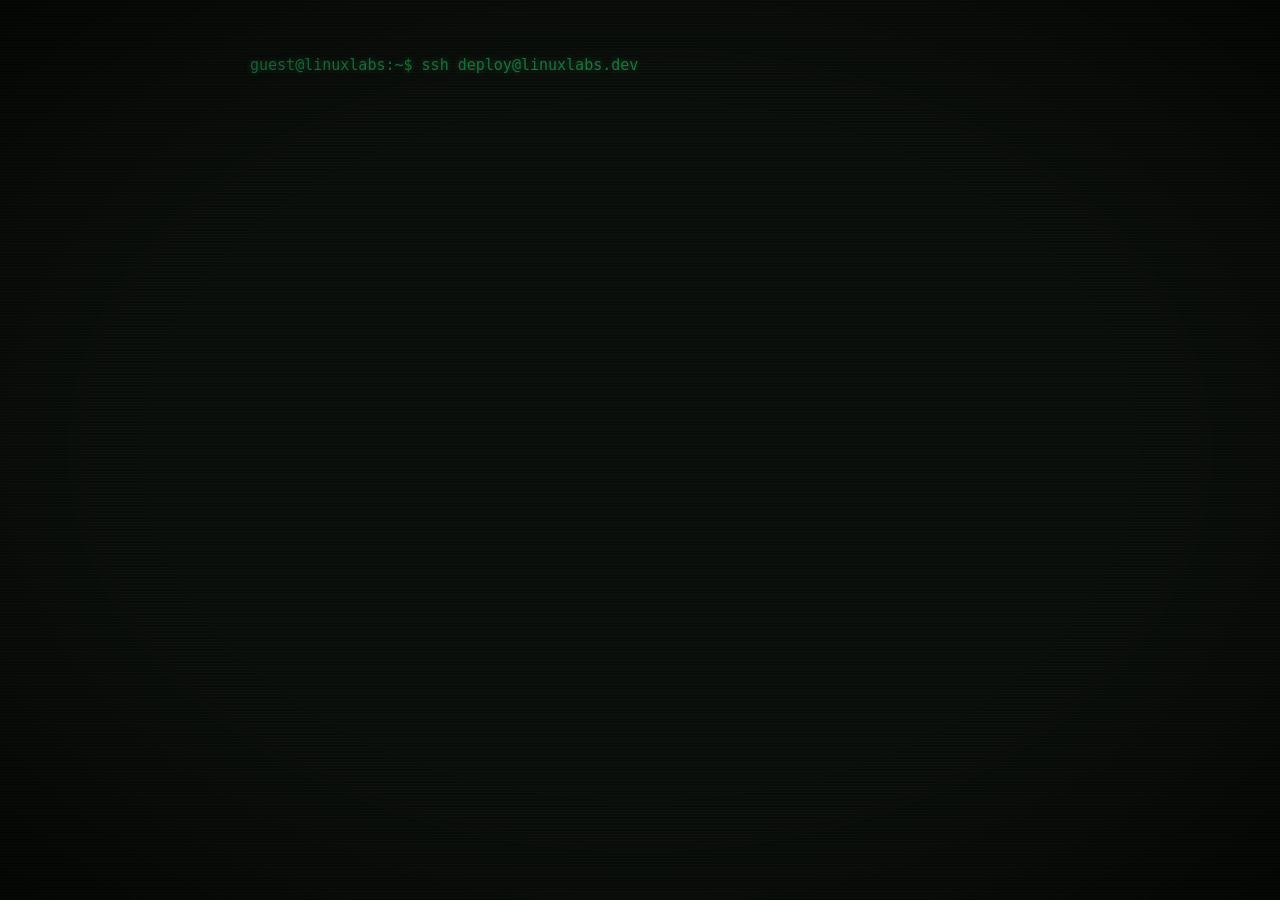
<file: index.html>
<!DOCTYPE html>
<html lang="en">
<head>
<meta charset="UTF-8">
<meta name="viewport" content="width=device-width, initial-scale=1.0">
<title>linuxlabs.dev</title>
<meta name="description" content="linuxlabs.dev — coming soon.">
<style>
  :root {
    --bg: #0a0e0a;
    --fg: #3ef07a;
    --fg-dim: #1f7a42;
    --fg-bright: #8dffb0;
    --amber: #f0b13e;
    --err: #f04e4e;
    --font: "JetBrains Mono", "Fira Code", "SFMono-Regular", Consolas, Menlo, monospace;
  }
  * { box-sizing: border-box; }
  html, body {
    margin: 0;
    padding: 0;
    background: var(--bg);
    color: var(--fg);
    font-family: var(--font);
    height: 100%;
  }
  body {
    display: flex;
    align-items: flex-start;
    justify-content: center;
    min-height: 100vh;
    padding: 6vh 20px 10vh;
  }
  body::before {
    content: "";
    position: fixed;
    inset: 0;
    pointer-events: none;
    background:
      repeating-linear-gradient(
        to bottom,
        rgba(255, 255, 255, 0.02) 0px,
        rgba(255, 255, 255, 0.02) 1px,
        transparent 1px,
        transparent 3px
      );
    z-index: 2;
  }
  body::after {
    content: "";
    position: fixed;
    inset: 0;
    pointer-events: none;
    background: radial-gradient(ellipse at center, transparent 55%, rgba(0,0,0,0.55) 100%);
    z-index: 3;
  }
  .term {
    width: 100%;
    max-width: 780px;
    font-size: 14px;
    line-height: 1.55;
    text-shadow: 0 0 6px rgba(62, 240, 122, 0.35);
  }
  @media (min-width: 640px) {
    .term { font-size: 15px; }
  }
  .line {
    white-space: pre-wrap;
    word-break: break-word;
    opacity: 0;
    animation: reveal 0.01s forwards;
  }
  @keyframes reveal { to { opacity: 1; } }
  .prompt { color: var(--fg-dim); }
  .ok { color: var(--fg-bright); }
  .warn { color: var(--amber); }
  .dim { color: var(--fg-dim); }
  .bright { color: var(--fg-bright); }
  .neofetch {
    display: flex;
    gap: 28px;
    margin: 18px 0 22px;
    flex-wrap: wrap;
  }
  .neofetch pre {
    margin: 0;
    color: var(--fg);
    font-size: 12px;
    line-height: 1.15;
    flex-shrink: 0;
    opacity: 0;
  }
  .neofetch .info {
    font-size: 13px;
    min-width: 220px;
  }
  .neofetch .info div { margin-bottom: 2px; }
  .neofetch .key { color: var(--fg-bright); }
  .swatches {
    display: flex;
    gap: 4px;
    margin-top: 8px;
  }
  .swatches span {
    width: 16px;
    height: 12px;
    display: inline-block;
  }
  .coming-soon {
    margin-top: 28px;
    font-size: 20px;
  }
  @media (min-width: 640px) {
    .coming-soon { font-size: 24px; }
  }
  .cursor {
    display: inline-block;
    width: 0.55em;
    height: 1em;
    background: var(--fg-bright);
    vertical-align: -0.15em;
    margin-left: 2px;
    animation: blink 1s steps(1) infinite;
  }
  @keyframes blink {
    0%, 49% { opacity: 1; }
    50%, 100% { opacity: 0; }
  }
  .footer {
    margin-top: 32px;
    color: var(--fg-dim);
    font-size: 12px;
  }
  .footer a {
    color: var(--fg-dim);
    text-decoration: underline;
    text-decoration-color: var(--fg-dim);
  }
  .footer a:hover { color: var(--fg-bright); text-decoration-color: var(--fg-bright); }
  ::selection { background: var(--fg); color: var(--bg); }
  @media (prefers-reduced-motion: reduce) {
    .cursor { animation: none; opacity: 1; }
  }
</style>
</head>
<body>
<div class="term" id="term" role="log" aria-live="polite"></div>
<script>
(function () {
  const term = document.getElementById('term');

  const tux = `      .--.
     |o_o |
     |:_/ |
    //   \\ \\
   (|     | )
  /'\\_   _/\`\\
  \\___)=(___/`;

  const bootLines = [
    ['guest@linuxlabs:~$ ssh deploy@linuxlabs.dev', 'prompt', 500],
    ['Connecting to linuxlabs.dev (0.0.0.0)...', 'dim', 350],
    ['Authenticating with public key... accepted', 'ok', 300],
    ['Welcome to linuxlabs.dev', 'bright', 250],
    ['Last login: never', 'dim', 400],
    ['', 'dim', 100],
    ['guest@linuxlabs:~$ neofetch', 'prompt', 600],
  ];

  const footerLines = [
    ['', 'dim', 100],
    ['guest@linuxlabs.dev:~$ cat status.txt', 'prompt', 500],
  ];

  let idx = 0;

  function typeLine(text, cls, done) {
    const el = document.createElement('div');
    el.className = 'line ' + cls;
    term.appendChild(el);

    if (text === '') { el.innerHTML = '&nbsp;'; done(); return; }

    let i = 0;
    const speed = 14;
    function step() {
      el.textContent = text.slice(0, i);
      i++;
      if (i <= text.length) {
        setTimeout(step, speed);
      } else {
        done();
      }
    }
    step();
  }

  function runBoot() {
    if (idx >= bootLines.length) {
      renderNeofetch();
      return;
    }
    const [text, cls, delay] = bootLines[idx];
    idx++;
    typeLine(text, cls, () => setTimeout(runBoot, delay));
  }
  function renderNeofetch() {
    const wrap = document.createElement('div');
    wrap.className = 'neofetch';
    const pre = document.createElement('pre');
    pre.textContent = tux;
    pre.style.opacity = '1';
    const info = document.createElement('div');
    info.className = 'info';
    info.style.opacity = '1';
    info.innerHTML = `
      <div><span class="key">guest</span><span class="dim">@</span><span class="key">linuxlabs.dev</span></div>
      <div class="dim">-----------------------</div>
      <div><span class="key">OS:</span> Status: Unindexed</div>
      <div><span class="key">Host:</span> GitHub Pages</div>
      <div><span class="key">Kernel:</span> 0.0.1-pre-alpha</div>
      <div><span class="key">Uptime:</span> just booted</div>
      <div><span class="key">Packages:</span> 0 installed</div>
      <div><span class="key">Shell:</span> /bin/zsh</div>
      <div><span class="key">Resolution:</span> your imagination</div>
      <div><span class="key">DE:</span> none yet</div>
      <div><span class="key">Terminal:</span> you're looking at it</div>
      <div class="swatches">
        <span style="background:#3ef07a"></span>
        <span style="background:#8dffb0"></span>
        <span style="background:#1f7a42"></span>
        <span style="background:#f0b13e"></span>
        <span style="background:#f04e4e"></span>
        <span style="background:#0a0e0a;border:1px solid #1f7a42"></span>
      </div>
    `;
    wrap.appendChild(pre);
    wrap.appendChild(info);
    term.appendChild(wrap);
    runFooter();
  }
  let fIdx = 0;
  function runFooter() {
    if (fIdx >= footerLines.length) {
      renderComingSoon();
      return;
    }
    const [text, cls, delay] = footerLines[fIdx];
    fIdx++;
    typeLine(text, cls, () => setTimeout(runFooter, delay));
  }
  function renderComingSoon() {
    const csWrap = document.createElement('div');
    csWrap.className = 'line coming-soon bright';
    term.appendChild(csWrap);
    const text = 'Patience is a virtue.';
    let i = 0;
    const speed = 55;
    function step() {
      csWrap.innerHTML = text.slice(0, i) + '<span class="cursor"></span>';
      i++;
      if (i <= text.length) {
        setTimeout(step, speed);
      } else {
        finish();
      }
    }
    step();
  }
  function finish() {
    const footer = document.createElement('div');
    footer.className = 'footer';
    footer.style.opacity = '1';
    footer.innerHTML = `linuxlabs.dev © 2026`;
    term.appendChild(footer);
  }
  runBoot();
})();
</script>
</body>
</html>
</file>
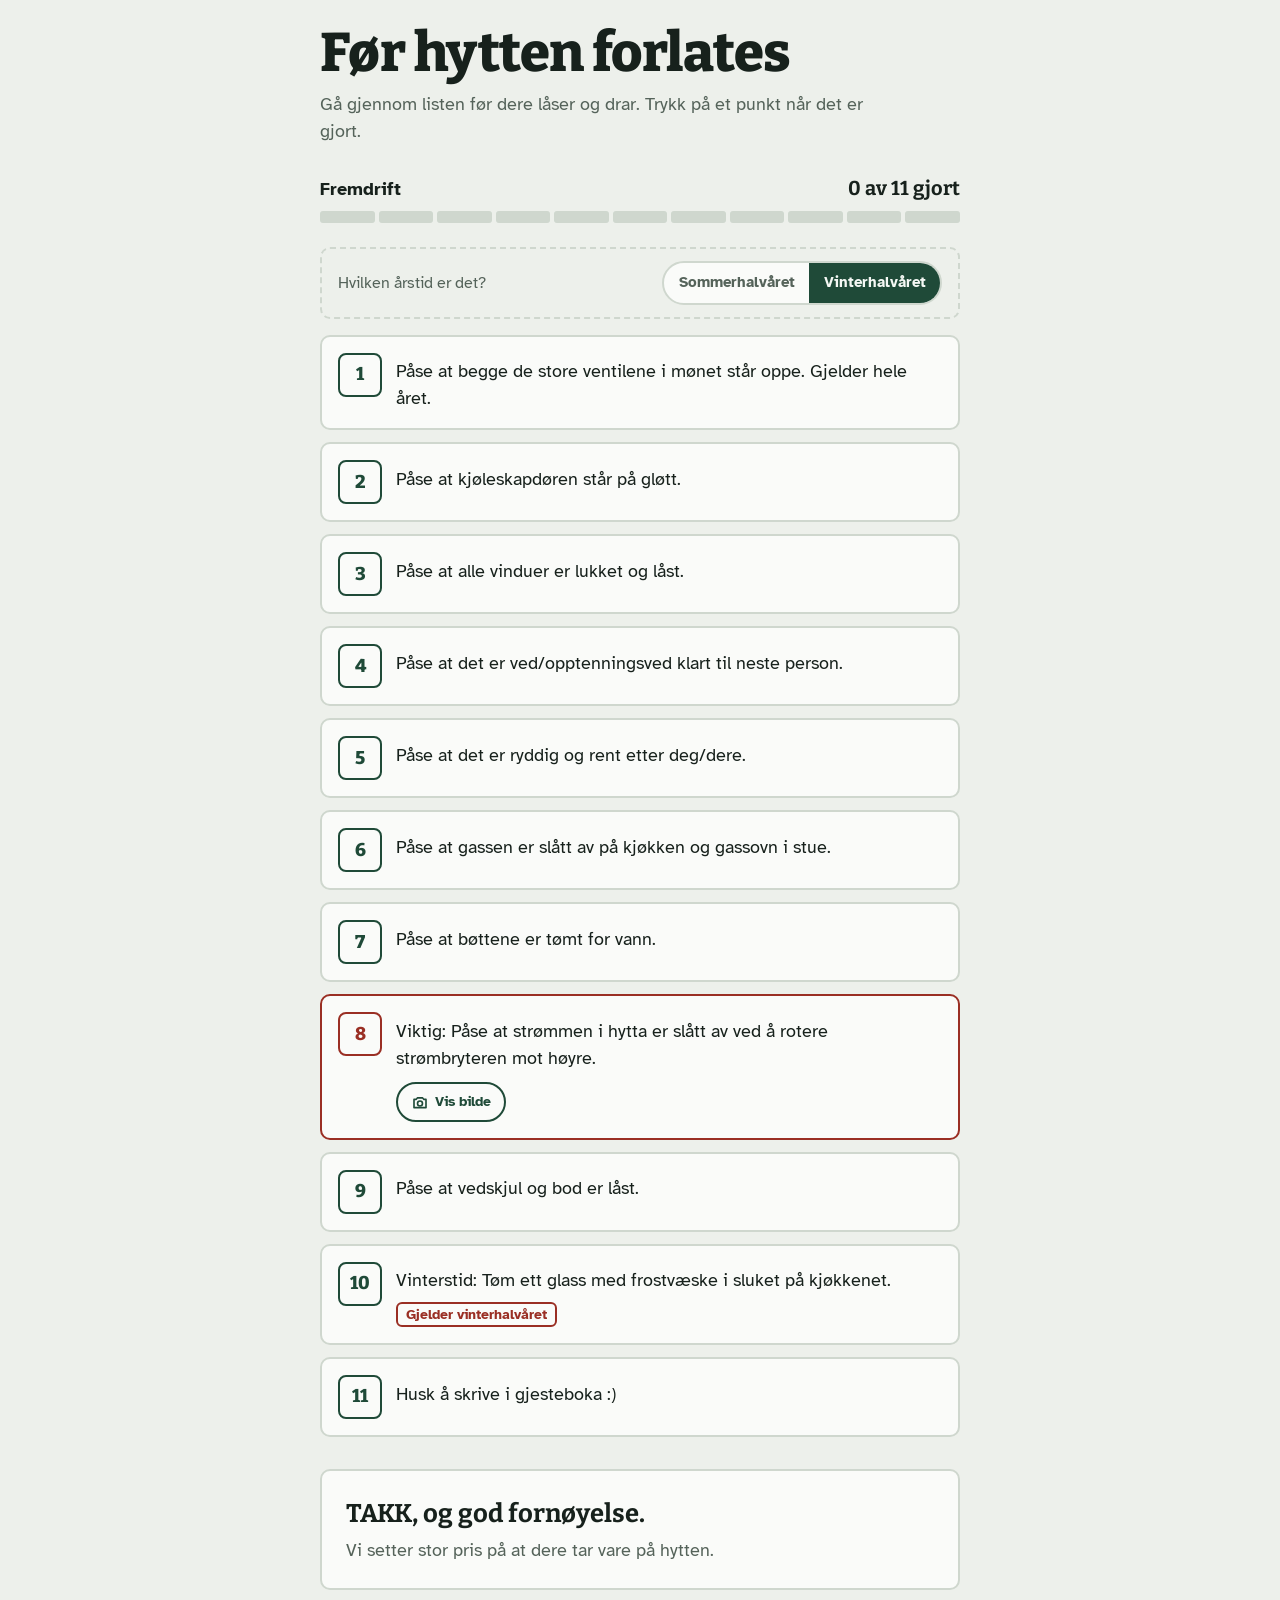
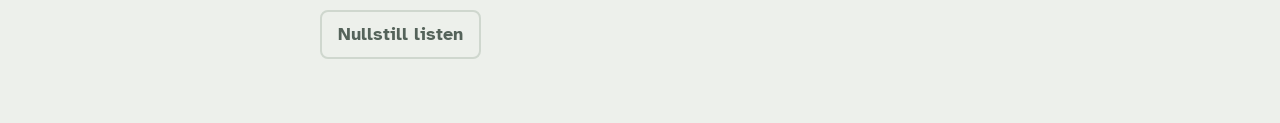
<file: cottage/index.html>
<!doctype html>
<html lang="nb">
<head>
<meta charset="utf-8">
<meta name="viewport" content="width=device-width, initial-scale=1, viewport-fit=cover">
<title>Før hytten forlates</title>
<meta name="description" content="Sjekkliste for gjester før hytten forlates.">
<link rel="preconnect" href="https://fonts.googleapis.com">
<link rel="preconnect" href="https://fonts.gstatic.com" crossorigin>
<link href="https://fonts.googleapis.com/css2?family=Atkinson+Hyperlegible:wght@400;700&family=Bitter:wght@600;800&display=swap" rel="stylesheet">
<style>
  :root {
    --bg: #EDF0EB;
    --paper: #FAFBF9;
    --ink: #17211C;
    --muted: #55635A;
    --line: #CFD7CE;
    --accent: #1F4A38;
    --on-accent: #F4F8F4;
    --done-bg: #E0EAE2;
    --falu: #9A2F24;
    --lake: #33677C;
    --focus: #C27A00;
    --serif: "Bitter", Georgia, "Times New Roman", serif;
    --sans: "Atkinson Hyperlegible", system-ui, -apple-system, "Segoe UI", Roboto, sans-serif;
    box-sizing: border-box;
    padding-top: env(safe-area-inset-top, 0px);
    padding-bottom: env(safe-area-inset-bottom, 0px);
  }
  @media (prefers-color-scheme: dark) {
    :root:not([data-theme="light"]) {
      --bg: #0F1712;
      --paper: #16211A;
      --ink: #E8EEE8;
      --muted: #9CAAA1;
      --line: #2B3A30;
      --accent: #6FBF94;
      --on-accent: #0D1A12;
      --done-bg: #1B2A21;
      --falu: #E58A7E;
      --lake: #7FBAD1;
      --focus: #F2B440;
    }
  }
  :root[data-theme="dark"] {
    --bg: #0F1712;
    --paper: #16211A;
    --ink: #E8EEE8;
    --muted: #9CAAA1;
    --line: #2B3A30;
    --accent: #6FBF94;
    --on-accent: #0D1A12;
    --done-bg: #1B2A21;
    --falu: #E58A7E;
    --lake: #7FBAD1;
    --focus: #F2B440;
  }

  * { box-sizing: border-box; }
  html { -webkit-text-size-adjust: 100%; scroll-padding-top: env(safe-area-inset-top, 0px); }
  body {
    margin: 0;
    background: var(--bg);
    color: var(--ink);
    font-family: var(--sans);
    font-size: 1.125rem;
    line-height: 1.5;
  }
  .wrap { max-width: 42rem; margin: 0 auto; padding: 1.5rem 1rem 4rem; }

  h1 {
    font-family: var(--serif); font-weight: 800; font-size: clamp(2.2rem, 9vw, 3.4rem);
    line-height: 1.05; margin: 0 0 .6rem; letter-spacing: -.01em;
  }
  .lead { margin: 0 0 1.75rem; color: var(--muted); max-width: 34rem; }

  /* progress */
  .progress { margin-bottom: 1.5rem; }
  .progress-top { display: flex; justify-content: space-between; align-items: baseline; margin-bottom: .5rem; font-weight: 700; }
  .progress-top .count { font-family: var(--serif); font-size: 1.25rem; }
  .segments { display: flex; gap: 4px; }
  .segments i { flex: 1; height: 12px; border-radius: 3px; background: var(--line); transition: background .2s; }
  .segments i.on { background: var(--accent); }

  /* season switch */
  .season {
    display: flex; align-items: center; justify-content: space-between; gap: 1rem;
    padding: .75rem 1rem; margin-bottom: 1rem; border: 2px dashed var(--line); border-radius: 10px;
    font-size: 1rem; color: var(--muted);
  }
  .season strong { color: var(--ink); }
  .seg { display: inline-flex; border: 2px solid var(--line); border-radius: 999px; overflow: hidden; background: var(--paper); }
  .seg button {
    font: inherit; font-size: .95rem; font-weight: 700; color: var(--muted);
    background: transparent; border: 0; padding: .4rem .9rem; cursor: pointer; min-height: 40px;
  }
  .seg button[aria-pressed="true"] { background: var(--accent); color: var(--on-accent); }

  /* list */
  ol { list-style: none; margin: 0; padding: 0; display: grid; gap: .75rem; }
  .item {
    display: grid; grid-template-columns: 44px 1fr; gap: .9rem; align-items: start;
    background: var(--paper); border: 2px solid var(--line); border-radius: 10px;
    padding: 1rem; cursor: pointer; position: relative;
    transition: background .15s, border-color .15s;
  }
  .item.important { border-color: var(--falu); }
  .item input.check { position: absolute; opacity: 0; inset: 0; width: 100%; height: 100%; margin: 0; cursor: pointer; }
  .box {
    width: 44px; height: 44px; border-radius: 8px; border: 2.5px solid var(--accent);
    display: grid; place-items: center; font-family: var(--serif); font-weight: 800; font-size: 1.15rem;
    color: var(--accent); background: transparent; transition: background .15s, color .15s;
  }
  .item.important .box { border-color: var(--falu); color: var(--falu); }
  .box svg { display: none; width: 26px; height: 26px; }
  .item input.check:checked ~ .box { background: var(--accent); color: var(--on-accent); }
  .item.important input.check:checked ~ .box { background: var(--falu); }
  .item input.check:checked ~ .box .num { display: none; }
  .item input.check:checked ~ .box svg { display: block; }
  .item:has(input.check:checked) { background: var(--done-bg); border-color: transparent; }
  .item input.check:checked ~ .body .text { color: var(--muted); text-decoration: line-through; text-decoration-thickness: 1.5px; }
  .item input.check:focus-visible ~ .box { outline: 3px solid var(--focus); outline-offset: 3px; }
  .item.off { opacity: .55; cursor: default; }
  .item.off input.check { cursor: default; }
  .body { padding-top: .35rem; }
  .text { display: block; }
  .tags { display: flex; flex-wrap: wrap; gap: .4rem; margin-top: .5rem; }
  .tag { font-size: .875rem; font-weight: 700; border: 2px solid currentColor; border-radius: 6px; padding: 0 .5rem; }
  .tag.winter { color: var(--falu); }
  .tag.year { color: var(--lake); }
  .tag.skip { color: var(--muted); }

  /* image expand */
  .img-toggle {
    position: relative; z-index: 2; display: inline-flex; align-items: center; gap: .35rem;
    margin-top: .6rem; font: inherit; font-size: .9rem; font-weight: 700; color: var(--accent);
    background: transparent; border: 2px solid var(--accent); border-radius: 999px;
    padding: .35rem .8rem; cursor: pointer; min-height: 40px;
  }
  .img-toggle svg { width: 18px; height: 18px; flex: none; }
  .img-toggle[aria-expanded="true"] { background: var(--accent); color: var(--on-accent); }
  .img-wrap {
    margin-top: .75rem; display: none; position: relative; z-index: 2;
    border: 2px solid var(--line); border-radius: 8px; overflow: hidden; background: var(--bg);
  }
  .img-wrap.open { display: block; }
  .img-wrap img { display: block; width: 100%; height: auto; }
  .img-fallback { padding: 1rem; font-size: .9rem; color: var(--muted); }

  /* closing */
  .closing {
    margin-top: 2rem; padding: 1.5rem; border-radius: 10px; border: 2px solid var(--line);
    background: var(--paper); text-align: left;
  }
  .closing h2 { font-family: var(--serif); font-size: 1.6rem; margin: 0 0 .25rem; }
  .closing p { margin: 0; color: var(--muted); }
  .closing.done { background: var(--accent); border-color: var(--accent); color: var(--on-accent); }
  .closing.done p { color: var(--on-accent); }
  .closing .status { display: none; font-weight: 700; margin-bottom: .75rem; }
  .closing.done .status { display: block; }

  .reset {
    margin-top: 1.25rem; font: inherit; font-weight: 700; color: var(--muted);
    background: none; border: 2px solid var(--line); border-radius: 8px; padding: .55rem 1rem; cursor: pointer; min-height: 44px;
  }
  .reset:hover { color: var(--ink); border-color: var(--muted); }
  button:focus-visible { outline: 3px solid var(--focus); outline-offset: 2px; }

  @media (prefers-reduced-motion: reduce) { * { transition: none !important; } }
</style>
</head>
<body>
<main class="wrap">
  <h1>Før hytten forlates</h1>
  <p class="lead">Gå gjennom listen før dere låser og drar. Trykk på et punkt når det er gjort.</p>

  <section class="progress" aria-live="polite">
    <div class="progress-top"><span>Fremdrift</span><span class="count" id="count"></span></div>
    <div class="segments" id="segments" aria-hidden="true"></div>
  </section>

  <div class="season">
    <span>Hvilken årstid er det?</span>
    <div class="seg" role="group" id="seasonSeg">
      <button type="button" data-winter="0" aria-pressed="false">Sommerhalvåret</button>
      <button type="button" data-winter="1" aria-pressed="false">Vinterhalvåret</button>
    </div>
  </div>

  <ol id="list"></ol>

  <section class="closing" id="closing">
    <div class="status">Alt er gjort. Dere kan låse og dra.</div>
    <h2>TAKK, og god fornøyelse.</h2>
    <p>Vi setter stor pris på at dere tar vare på hytten.</p>
  </section>

  <button type="button" class="reset" id="reset">Nullstill listen</button>
</main>

<script>
(function () {
  var CHECK = '<svg viewBox="0 0 24 24" fill="none" stroke="currentColor" stroke-width="3.2" stroke-linecap="round" stroke-linejoin="round" aria-hidden="true"><path d="M4 12.5l5 5L20 6.5"/></svg>';
  var CAMERA = '<svg viewBox="0 0 24 24" fill="none" stroke="currentColor" stroke-width="2.2" stroke-linecap="round" stroke-linejoin="round" aria-hidden="true"><path d="M4 8.5h3l1.5-2h7l1.5 2h3v11H4z"/><circle cx="12" cy="14" r="3.3"/></svg>';

  // Bildene hentes fra images/ + filnavn. Legg selve bildefilene i en "images"-mappe
  // ved siden av denne HTML-filen, med samme filnavn som er oppgitt her.
  var IMAGE_BASE = 'images/';

  var ITEMS = [
    { text: 'Påse at begge de store ventilene i mønet står oppe. Gjelder hele året.' },
    { text: 'Påse at kjøleskapdøren står på gløtt.' },
    { text: 'Påse at alle vinduer er lukket og låst.' },
    { text: 'Påse at det er ved/opptenningsved klart til neste person.' },
    { text: 'Påse at det er ryddig og rent etter deg/dere.' },
    { text: 'Påse at gassen er slått av på kjøkken og gassovn i stue.' },
    { text: 'Påse at bøttene er tømt for vann.' },
    { text: 'Viktig: Påse at strømmen i hytta er slått av ved å rotere strømbryteren mot høyre.', image: 'solcelle_bryter.png', important: true },
    { text: 'Påse at vedskjul og bod er låst.' },
    { text: 'Vinterstid: Tøm ett glass med frostvæske i sluket på kjøkkenet.', tag: 'winter' },
    { text: 'Husk å skrive i gjesteboka :)' }
  ];

  var KEY = 'hytte-sjekkliste-v2';
  var autoWinter = (function () { var m = new Date().getMonth(); return m >= 9 || m <= 3; })(); // okt til apr
  var state = { checked: {}, winter: null };

  try {
    var saved = JSON.parse(localStorage.getItem(KEY) || 'null');
    if (saved && typeof saved === 'object') {
      if (saved.checked && typeof saved.checked === 'object') state.checked = saved.checked;
      if (saved.winter === true || saved.winter === false) state.winter = saved.winter;
    }
  } catch (e) { /* lagring utilgjengelig, går videre uten */ }

  function save() {
    try { localStorage.setItem(KEY, JSON.stringify(state)); } catch (e) {}
  }
  function isWinter() { return state.winter === null ? autoWinter : state.winter; }
  function isActive(item) { return !(item.tag === 'winter' && !isWinter()); }

  var $ = function (id) { return document.getElementById(id); };
  var list = $('list');

  function render() {
    var sb = document.querySelectorAll('#seasonSeg button');
    sb[0].setAttribute('aria-pressed', String(!isWinter()));
    sb[1].setAttribute('aria-pressed', String(isWinter()));

    list.innerHTML = '';
    ITEMS.forEach(function (item, i) {
      var active = isActive(item);
      var li = document.createElement('li');
      var label = document.createElement('label');
      label.className = 'item' + (active ? '' : ' off') + (item.important ? ' important' : '');

      var input = document.createElement('input');
      input.type = 'checkbox';
      input.className = 'check';
      input.checked = !!state.checked[i] && active;
      input.disabled = !active;
      input.addEventListener('change', function () {
        state.checked[i] = input.checked;
        save();
        updateProgress();
        label.className = 'item' + (active ? '' : ' off') + (item.important ? ' important' : '');
      });

      var box = document.createElement('span');
      box.className = 'box';
      box.setAttribute('aria-hidden', 'true');
      box.innerHTML = '<span class="num">' + (i + 1) + '</span>' + CHECK;

      var body = document.createElement('span');
      body.className = 'body';
      var tx = document.createElement('span');
      tx.className = 'text';
      tx.textContent = item.text;
      body.appendChild(tx);

      if (item.tag) {
        var tags = document.createElement('span');
        tags.className = 'tags';
        var tag = document.createElement('span');
        tag.className = 'tag ' + item.tag;
        tag.textContent = item.tag === 'winter' ? 'Gjelder vinterhalvåret' : 'Gjelder hele året';
        tags.appendChild(tag);
        if (!active) {
          var skip = document.createElement('span');
          skip.className = 'tag skip';
          skip.textContent = 'Hoppes over nå';
          tags.appendChild(skip);
        }
        body.appendChild(tags);
      }

      if (item.image) {
        var toggle = document.createElement('button');
        toggle.type = 'button';
        toggle.className = 'img-toggle';
        toggle.setAttribute('aria-expanded', 'false');
        toggle.innerHTML = CAMERA + '<span>Vis bilde</span>';

        var imgWrap = document.createElement('span');
        imgWrap.className = 'img-wrap';
        var img = document.createElement('img');
        img.src = IMAGE_BASE + item.image;
        img.alt = item.text;
        img.loading = 'lazy';
        img.addEventListener('error', function () {
          imgWrap.innerHTML = '<span class="img-fallback">Fant ikke bildet ' + IMAGE_BASE + item.image + '</span>';
        });
        imgWrap.appendChild(img);

        toggle.addEventListener('click', function (ev) {
          ev.preventDefault();
          ev.stopPropagation();
          var open = imgWrap.classList.toggle('open');
          toggle.setAttribute('aria-expanded', String(open));
          toggle.querySelector('span').textContent = open ? 'Skjul bilde' : 'Vis bilde';
        });

        body.appendChild(toggle);
        body.appendChild(imgWrap);
      }

      label.appendChild(input);
      label.appendChild(box);
      label.appendChild(body);
      li.appendChild(label);
      list.appendChild(li);
    });
    updateProgress();
  }

  function updateProgress() {
    var total = 0, done = 0;
    ITEMS.forEach(function (item, i) {
      if (!isActive(item)) return;
      total++;
      if (state.checked[i]) done++;
    });
    $('count').textContent = done + ' av ' + total + ' gjort';
    var seg = $('segments');
    seg.innerHTML = '';
    for (var s = 0; s < total; s++) {
      var el = document.createElement('i');
      if (s < done) el.className = 'on';
      seg.appendChild(el);
    }
    $('closing').className = 'closing' + (done === total && total > 0 ? ' done' : '');
  }

  document.querySelectorAll('#seasonSeg button').forEach(function (b) {
    b.addEventListener('click', function () {
      state.winter = b.getAttribute('data-winter') === '1';
      save(); render();
    });
  });
  $('reset').addEventListener('click', function () {
    state.checked = {};
    save(); render();
    window.scrollTo({ top: 0, behavior: 'smooth' });
  });

  render();
})();
</script>
</body>
</html>
</file>
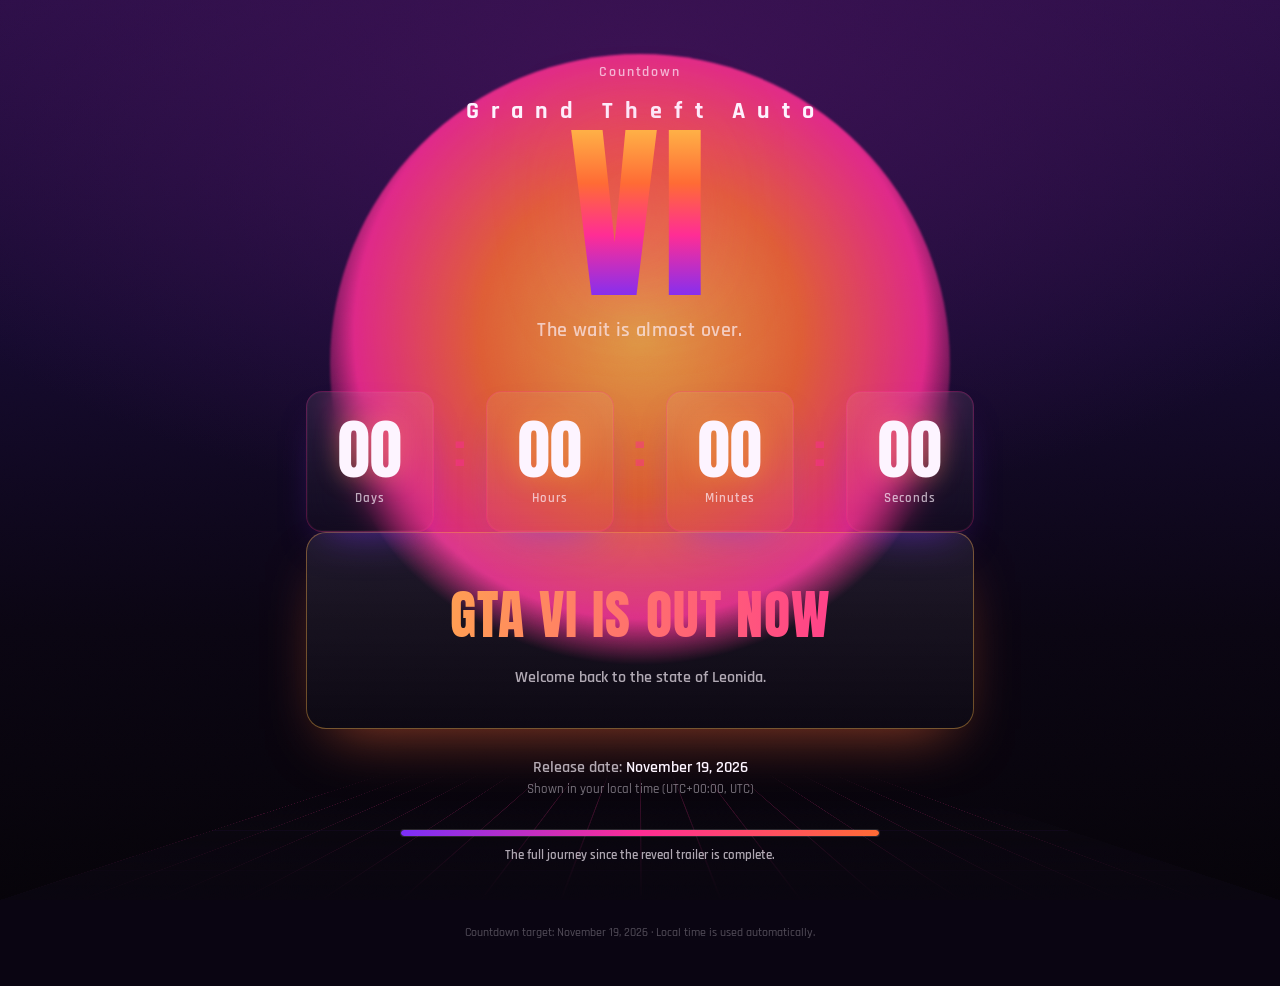
<file: gta6/index.html>
<!DOCTYPE html>
<html lang="en">
<head>
  <meta charset="UTF-8" />
  <meta name="viewport" content="width=device-width, initial-scale=1.0" />
  <title>GTA VI Countdown — Release Date Timer | November 19, 2026</title>
  <meta name="description" content="An unofficial countdown to the Grand Theft Auto VI release date, November 19, 2026. Live days, hours, minutes and seconds timer with a Vice City-inspired sunset design." />
  <meta name="keywords" content="GTA 6, GTA VI, Grand Theft Auto VI, countdown, release date, timer, Vice City, Rockstar Games" />
  <meta name="author" content="Unofficial fan project" />
  <meta name="robots" content="index, follow" />

  <meta property="og:type" content="website" />
  <meta property="og:title" content="GTA VI Countdown — The Wait Is Almost Over" />
  <meta property="og:description" content="A live, unofficial countdown to Grand Theft Auto VI, launching November 19, 2026." />
  <meta property="og:image" content="og-image.svg" />
  <meta property="og:site_name" content="GTA VI Countdown" />

  <meta name="twitter:card" content="summary_large_image" />
  <meta name="twitter:title" content="GTA VI Countdown — The Wait Is Almost Over" />
  <meta name="twitter:description" content="A live, unofficial countdown to Grand Theft Auto VI, launching November 19, 2026." />
  <meta name="twitter:image" content="og-image.svg" />

  <meta name="theme-color" content="#0a0512" />

  <link rel="icon" href="data:image/svg+xml,%3Csvg xmlns='http://www.w3.org/2000/svg' viewBox='0 0 100 100'%3E%3Cdefs%3E%3ClinearGradient id='g' x1='0' y1='0' x2='1' y2='1'%3E%3Cstop offset='0' stop-color='%23ff2d95'/%3E%3Cstop offset='1' stop-color='%237b2ff7'/%3E%3C/linearGradient%3E%3C/defs%3E%3Crect width='100' height='100' rx='22' fill='%230a0512'/%3E%3Cpath d='M50 14 L82 50 L50 86 L18 50 Z' fill='none' stroke='url(%23g)' stroke-width='9'/%3E%3C/svg%3E" type="image/svg+xml" />

  <link rel="preconnect" href="https://fonts.googleapis.com">
  <link rel="preconnect" href="https://fonts.gstatic.com" crossorigin>
  <link href="https://fonts.googleapis.com/css2?family=Anton&family=Rajdhani:wght@500;600;700&display=swap" rel="stylesheet">

  <link rel="stylesheet" href="style.css" />
</head>
<body>

  <div class="scene" aria-hidden="true">
    <div class="scene__sun"></div>
    <div class="scene__grid"></div>
    <div class="scene__noise"></div>
  </div>

  <div class="page">

    <header class="hero">
      <p class="hero__kicker">Countdown</p>

      <h1 class="hero__title">
        <span class="hero__title-sub">Grand Theft Auto</span>
        <span class="hero__title-main">VI</span>
      </h1>

      <p class="hero__subtitle">The wait is almost over.</p>

      <main id="countdown-section" aria-label="Countdown to GTA VI release">

        <div id="countdown" class="countdown" aria-live="polite">
          <div class="countdown__unit">
            <span class="countdown__value" id="days">00</span>
            <span class="countdown__label">Days</span>
          </div>
          <div class="countdown__sep" aria-hidden="true">:</div>
          <div class="countdown__unit">
            <span class="countdown__value" id="hours">00</span>
            <span class="countdown__label">Hours</span>
          </div>
          <div class="countdown__sep" aria-hidden="true">:</div>
          <div class="countdown__unit">
            <span class="countdown__value" id="minutes">00</span>
            <span class="countdown__label">Minutes</span>
          </div>
          <div class="countdown__sep" aria-hidden="true">:</div>
          <div class="countdown__unit">
            <span class="countdown__value" id="seconds">00</span>
            <span class="countdown__label">Seconds</span>
          </div>
        </div>

        <div id="released" class="released" hidden>
          <p class="released__headline">GTA VI IS OUT NOW</p>
          <p class="released__sub">Welcome back to the state of Leonida.</p>
        </div>

        <p class="release-date">
          Release date: <time datetime="2026-11-19">November 19, 2026</time>
          <span class="release-date__zone" id="local-zone"></span>
        </p>

        <div class="progress" role="group" aria-label="Progress toward release">
          <div class="progress__track">
            <div class="progress__fill" id="progress-fill"></div>
          </div>
          <p class="progress__label" id="progress-label">Calculating progress&hellip;</p>
        </div>

      </main>
    </header>

    <footer class="site-footer">
      <p class="site-footer__meta">Countdown target: November 19, 2026 · Local time is used automatically.</p>
    </footer>

  </div>

  <script src="script.js"></script>
</body>
</html>
</file>
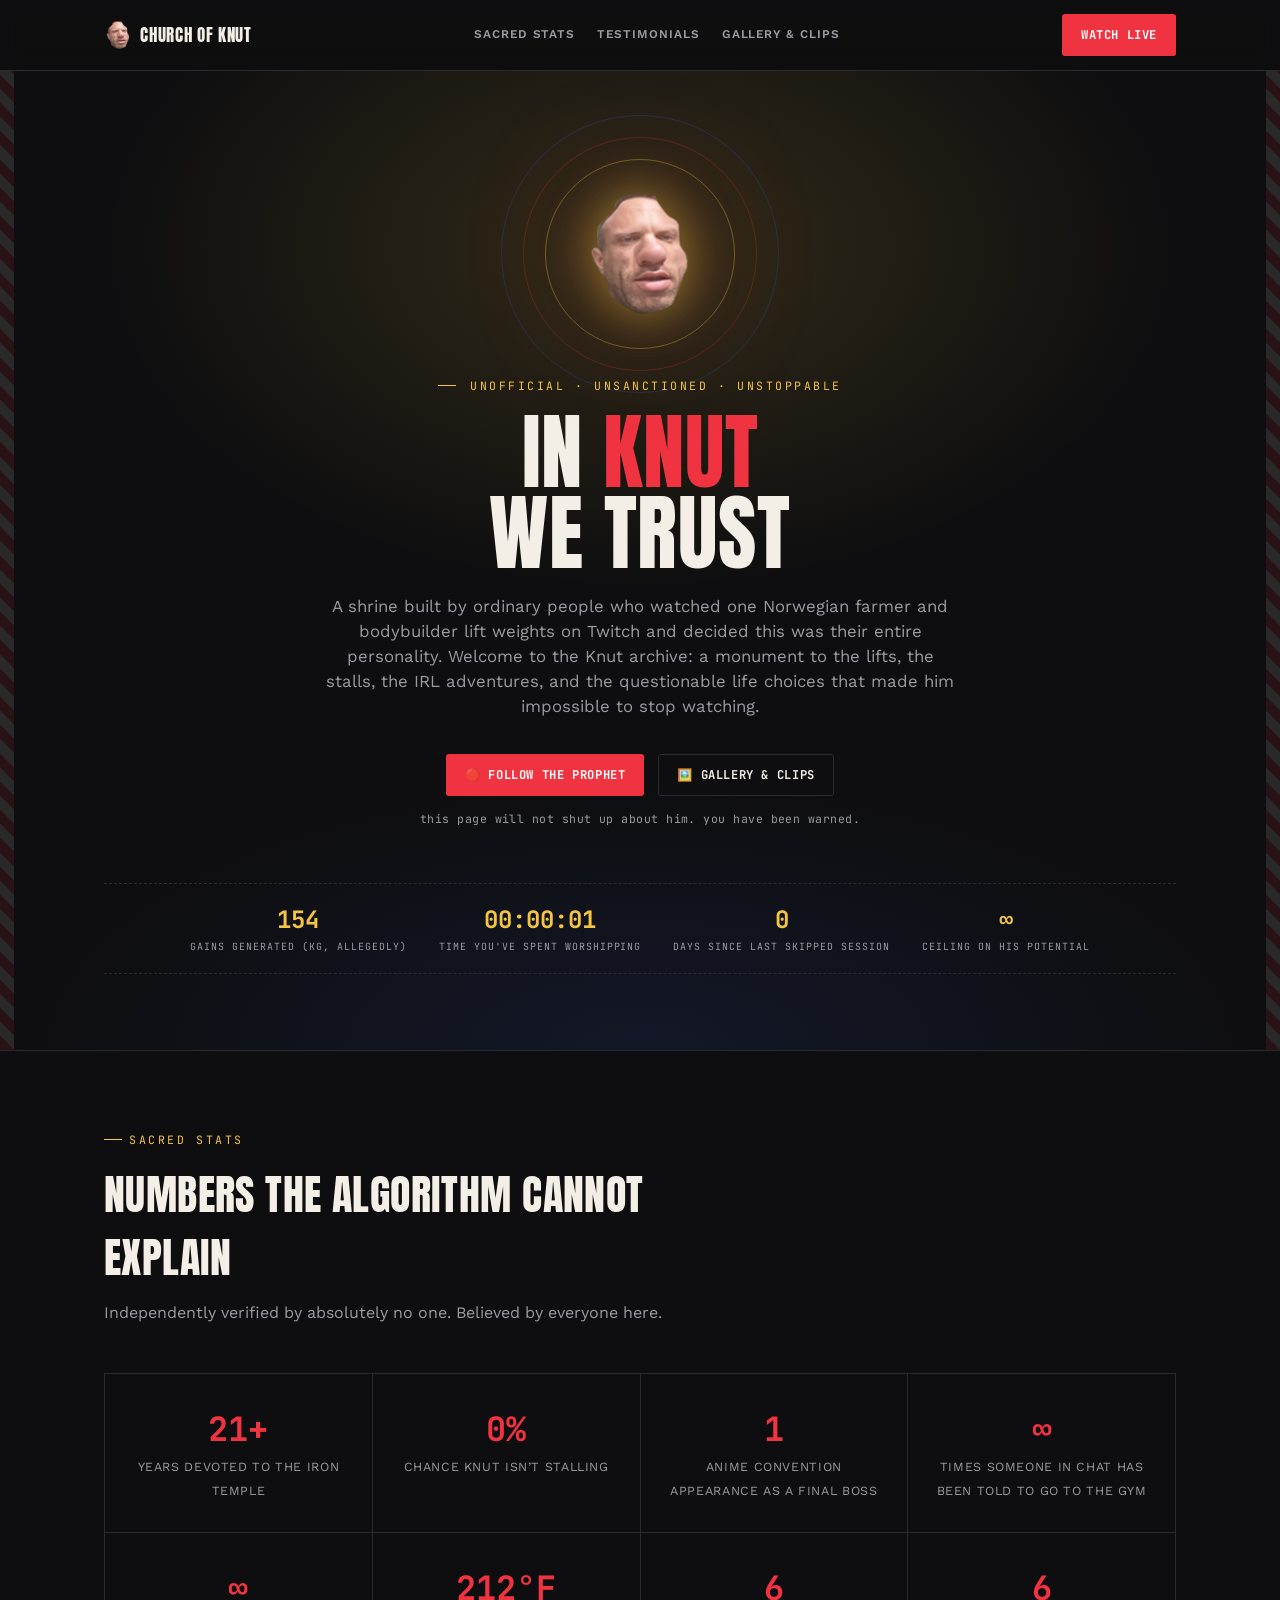
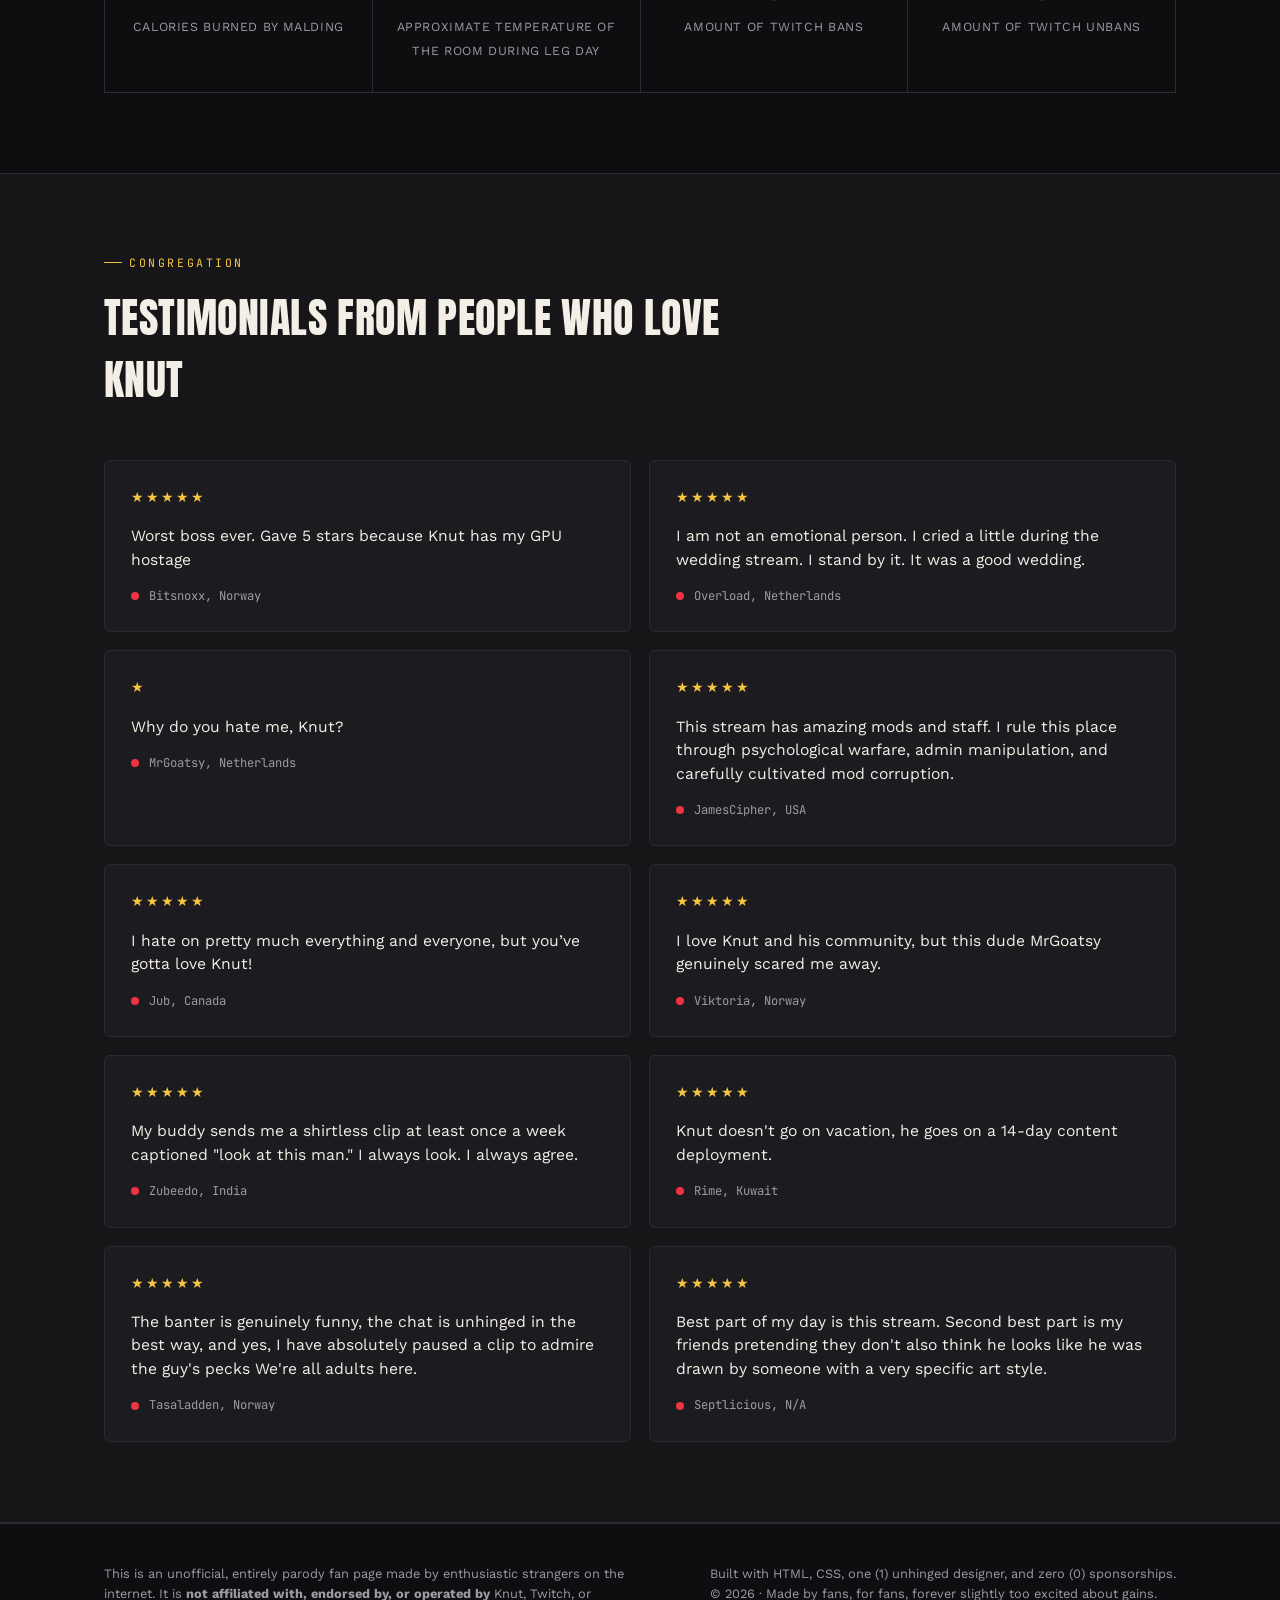
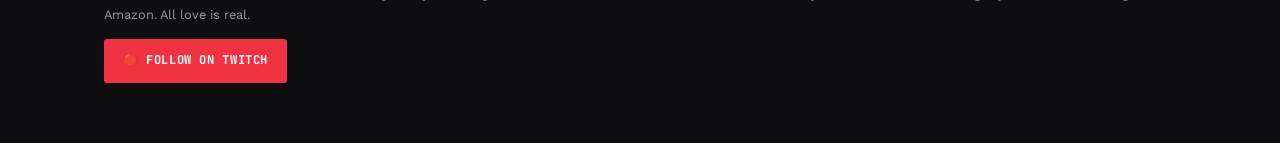
<file: knut/index.html>
<!DOCTYPE html>
<html lang="en">
<head>
<meta charset="UTF-8">
<meta name="viewport" content="width=device-width, initial-scale=1.0">
<title>IN KNUT WE TRUST - The Unofficial Knut Shrine</title>
<meta name="description" content="An unofficial, wildly over-the-top fan shrine for Twitch streamer Knut. Parody. Not affiliated with Knut or Twitch.">
<link rel="icon" type="image/png" href="favicon.png">
<link rel="preconnect" href="https://fonts.googleapis.com">
<link rel="preconnect" href="https://fonts.gstatic.com" crossorigin>
<link href="https://fonts.googleapis.com/css2?family=Anton&family=Work+Sans:wght@400;500;600;700&family=JetBrains+Mono:wght@400;600;700&display=swap" rel="stylesheet">
<style>
  :root{
    --bg:#0e0e10;
    --bg-alt:#161619;
    --bg-card:#1c1c20;
    --red:#ef3340;
    --navy:#3d6bff;
    --gold:#f5c542;
    --cream:#f3efe6;
    --muted:#9b9ba3;
    --line:#2a2a2f;
    --maxw:1120px;
  }
  *{box-sizing:border-box;}
  html{scroll-behavior:smooth;}
  body{
    margin:0;
    background:var(--bg);
    color:var(--cream);
    font-family:'Work Sans',sans-serif;
    line-height:1.5;
    -webkit-font-smoothing:antialiased;
  }
  ::selection{background:var(--red);color:#fff;}
  a{color:inherit;}
  img,svg{display:block;}

  .eyebrow{
    font-family:'JetBrains Mono',monospace;
    font-size:.72rem;
    letter-spacing:.22em;
    text-transform:uppercase;
    color:var(--gold);
    display:flex;
    align-items:center;
    gap:.6em;
    margin-bottom:1rem;
  }
  .eyebrow::before{
    content:"";
    width:1.6em;height:1px;
    background:var(--gold);
    display:inline-block;
  }

  h1,h2,h3{
    font-family:'Anton',sans-serif;
    font-weight:400;
    text-transform:uppercase;
    letter-spacing:.01em;
    margin:0;
  }

  .wrap{max-width:var(--maxw);margin:0 auto;padding:0 24px;}

  /* ---------- NAV ---------- */
  header.nav{
    position:sticky;top:0;z-index:40;
    background:rgba(14,14,16,.86);
    backdrop-filter:blur(10px);
    border-bottom:1px solid var(--line);
  }
  .nav-inner{
    max-width:var(--maxw);margin:0 auto;padding:14px 24px;
    display:flex;align-items:center;justify-content:space-between;gap:16px;
  }
  .brand{
    font-family:'Anton',sans-serif;
    font-size:1.05rem;
    letter-spacing:.04em;
    text-transform:uppercase;
    display:flex;align-items:center;gap:.5em;
    white-space:nowrap;
  }
  .brand .flicker{display:inline-block;animation:flicker 2.6s infinite;}
  .navlinks{display:flex;gap:22px;font-size:.82rem;letter-spacing:.03em;}
  .navlinks a{
    text-decoration:none;color:var(--muted);
    text-transform:uppercase;font-weight:600;font-size:.74rem;letter-spacing:.08em;
    transition:color .15s;
  }
  .navlinks a:hover{color:var(--gold);}
  .navlinks{display:none;}
  @media(min-width:760px){.navlinks{display:flex;}}
  .btn{
    font-family:'JetBrains Mono',monospace;
    font-weight:700;
    font-size:.76rem;
    letter-spacing:.05em;
    text-transform:uppercase;
    padding:11px 18px;
    border-radius:3px;
    text-decoration:none;
    display:inline-flex;align-items:center;gap:.5em;
    border:1px solid transparent;
    cursor:pointer;
    transition:transform .15s ease, box-shadow .15s ease;
  }
  .btn:hover{transform:translateY(-2px);}
  .btn-primary{background:var(--red);color:#fff;box-shadow:0 0 0 rgba(239,51,64,0);}
  .btn-primary:hover{box-shadow:0 8px 24px -6px rgba(239,51,64,.55);}
  .btn-ghost{background:transparent;border-color:var(--line);color:var(--cream);}
  .btn-ghost:hover{border-color:var(--gold);color:var(--gold);}

  /* ---------- HERO ---------- */
  .hero{
    position:relative;
    padding:88px 0 76px;
    overflow:hidden;
    text-align:center;
    background:
      radial-gradient(ellipse 60% 50% at 50% 18%, rgba(245,197,66,.16), transparent 70%),
      radial-gradient(ellipse 70% 40% at 50% 100%, rgba(61,107,255,.10), transparent 70%),
      var(--bg);
    border-bottom:1px solid var(--line);
  }
  .hero::before,.hero::after{
    content:"";position:absolute;top:0;bottom:0;width:14px;
    background:repeating-linear-gradient(45deg,var(--red) 0 10px, var(--cream) 10px 20px);
    opacity:.12;
  }
  .hero::before{left:0;}
  .hero::after{right:0;}
  .glow-ring{
    position:relative;
    width:190px;height:190px;
    margin:0 auto 28px;
    display:flex;align-items:center;justify-content:center;
  }
  .glow-ring .ring{
    position:absolute;inset:0;
    border-radius:50%;
    border:1px solid rgba(245,197,66,.35);
    animation:pulse 3.2s ease-in-out infinite;
  }
  .glow-ring .ring.r2{inset:-22px;animation-delay:.6s;border-color:rgba(239,51,64,.25);}
  .glow-ring .ring.r3{inset:-44px;animation-delay:1.2s;border-color:rgba(61,107,255,.2);}
  .bicep{
    font-size:84px;
    filter:drop-shadow(0 0 24px rgba(245,197,66,.55)) drop-shadow(0 0 60px rgba(239,51,64,.25));
    animation:flicker 2.6s infinite;
  }
  h1.title{
    font-size:clamp(2.4rem,7vw,5.2rem);
    line-height:.98;
    color:var(--cream);
  }
  h1.title .accent{color:var(--red);}
  .subtitle{
    max-width:640px;margin:20px auto 0;
    color:var(--muted);
    font-size:1.05rem;
  }
  .hero-ctas{
    display:flex;gap:14px;justify-content:center;flex-wrap:wrap;
    margin-top:34px;
  }
  .devotion-note{
    margin-top:14px;
    font-family:'JetBrains Mono',monospace;
    font-size:.72rem;
    color:var(--muted);
    letter-spacing:.04em;
  }

  .counter-strip{
    margin-top:56px;
    border-top:1px dashed var(--line);
    border-bottom:1px dashed var(--line);
    padding:18px 0;
  }
  .counter-inner{
    display:flex;flex-wrap:wrap;gap:10px 32px;justify-content:center;align-items:baseline;
    font-family:'JetBrains Mono',monospace;
  }
  .counter-item{text-align:center;}
  .counter-num{
    font-size:1.5rem;font-weight:700;color:var(--gold);
    font-variant-numeric:tabular-nums;
  }
  .counter-label{
    font-size:.62rem;letter-spacing:.1em;text-transform:uppercase;color:var(--muted);
    margin-top:2px;
  }

  /* ---------- SECTIONS GENERIC ---------- */
  section{padding:80px 0;}
  .section-head{max-width:640px;margin-bottom:48px;}
  .section-head h2{font-size:clamp(1.7rem,4vw,2.6rem);}
  .section-head p{color:var(--muted);margin-top:12px;font-size:1rem;}
  .alt{background:var(--bg-alt);border-top:1px solid var(--line);border-bottom:1px solid var(--line);}

  /* ---------- STATS ---------- */
  .stat-grid{
    display:grid;grid-template-columns:repeat(2,1fr);gap:1px;
    background:var(--line);
    border:1px solid var(--line);
  }
  @media(min-width:700px){.stat-grid{grid-template-columns:repeat(4,1fr);}}
  .stat{
    background:var(--bg);
    padding:30px 20px;
    text-align:center;
  }
  .stat .num{
    font-family:'JetBrains Mono',monospace;
    font-size:2.1rem;font-weight:700;color:var(--red);
    display:block;
  }
  .stat .lbl{
    margin-top:8px;font-size:.78rem;color:var(--muted);
    text-transform:uppercase;letter-spacing:.05em;
  }

  /* ---------- TESTIMONIALS ---------- */
  .testi-grid{
    display:grid;grid-template-columns:1fr;gap:18px;
  }
  @media(min-width:700px){.testi-grid{grid-template-columns:repeat(2,1fr);}}
  .testi{
    background:var(--bg-card);
    border:1px solid var(--line);
    border-radius:6px;
    padding:26px;
    position:relative;
  }
  .testi .stars{color:var(--gold);letter-spacing:.14em;font-size:.9rem;margin-bottom:10px;}
  .testi p{color:var(--cream);font-size:.98rem;}
  .testi .who{
    margin-top:16px;display:flex;align-items:center;gap:10px;
    font-family:'JetBrains Mono',monospace;font-size:.76rem;color:var(--muted);
  }
  .testi .who .dot{width:8px;height:8px;border-radius:50%;background:var(--red);}

  a:focus-visible,button:focus-visible,input:focus-visible{
    outline:2px solid var(--gold);outline-offset:2px;
  }

  /* ---------- FOOTER ---------- */
  footer{
    border-top:1px solid var(--line);
    padding:40px 0 60px;
  }
  .footer-inner{
    display:flex;flex-direction:column;gap:18px;
    font-size:.8rem;color:var(--muted);
  }
  @media(min-width:700px){.footer-inner{flex-direction:row;justify-content:space-between;align-items:flex-start;}}
  footer .disclaimer{max-width:520px;line-height:1.6;}
  footer a{color:var(--gold);text-decoration:none;}
  footer a:hover{text-decoration:underline;}

  @keyframes flicker{
    0%,100%{opacity:1;transform:scale(1);}
    45%{opacity:.85;transform:scale(.98);}
    50%{opacity:1;transform:scale(1.02);}
    72%{opacity:.9;transform:scale(.99);}
  }
  @keyframes pulse{
    0%,100%{opacity:.5;transform:scale(1);}
    50%{opacity:1;transform:scale(1.04);}
  }

  @media (prefers-reduced-motion: reduce){
    *{animation-duration:.001ms !important; animation-iteration-count:1 !important; scroll-behavior:auto !important;}
  }
</style>
</head>
<body>

<header class="nav">
  <div class="nav-inner">
    <div class="brand"><img src="favicon.png" alt="" class="flicker" style="width:28px;height:28px;border-radius:50%;object-fit:cover;"> Church of Knut</div>
    <nav class="navlinks">
      <a href="#stats">Sacred Stats</a>
      <a href="#congregation">Testimonials</a>
      <a href="gallery.html">Gallery &amp; Clips</a>
    </nav>
    <a class="btn btn-primary" href="https://www.twitch.tv/knut" target="_blank" rel="noopener">Watch Live</a>
  </div>
</header>

<section class="hero">
  <div class="wrap">
    <div class="glow-ring">
      <span class="ring"></span><span class="ring r2"></span><span class="ring r3"></span>
      <img src="favicon.png" alt="" class="bicep" style="width:120px;height:120px;border-radius:50%;object-fit:cover;">
    </div>
    <div class="eyebrow" style="justify-content:center;">
      <span></span>Unofficial · Unsanctioned · Unstoppable
    </div>
    <h1 class="title">IN <span class="accent">KNUT</span><br>WE TRUST</h1>
    <p class="subtitle">
      A shrine built by ordinary people who watched one Norwegian farmer and bodybuilder lift weights on Twitch and decided this was their entire personality.
      
      Welcome to the Knut archive: a monument to the lifts, the stalls, the IRL adventures, and the questionable life choices that made him impossible to stop watching.
    </p>
    <div class="hero-ctas">
      <a class="btn btn-primary" href="https://www.twitch.tv/knut" target="_blank" rel="noopener">🔴 Follow The Prophet</a>
      <a class="btn btn-ghost" href="gallery.html">🖼️ Gallery &amp; Clips</a>
    </div>
    <div class="devotion-note">this page will not shut up about him. you have been warned.</div>

    <div class="counter-strip">
      <div class="counter-inner">
        <div class="counter-item">
          <div class="counter-num" id="gainsCounter">0</div>
          <div class="counter-label">Gains Generated (kg, allegedly)</div>
        </div>
        <div class="counter-item">
          <div class="counter-num" id="worshipTimer">00:00:00</div>
          <div class="counter-label">Time You've Spent Worshipping</div>
        </div>
        <div class="counter-item">
          <div class="counter-num">0</div>
          <div class="counter-label">Days Since Last Skipped Session</div>
        </div>
        <div class="counter-item">
          <div class="counter-num">∞</div>
          <div class="counter-label">Ceiling On His Potential</div>
        </div>
      </div>
    </div>
  </div>
</section>

<section id="stats">
  <div class="wrap">
    <div class="section-head">
      <div class="eyebrow">Sacred Stats</div>
      <h2>Numbers the algorithm cannot explain</h2>
      <p>Independently verified by absolutely no one. Believed by everyone here.</p>
    </div>
    <div class="stat-grid">
      <div class="stat"><span class="num">21+</span><span class="lbl">Years devoted to the iron temple</span></div>
      <div class="stat"><span class="num">0%</span><span class="lbl">chance Knut isn’t stalling</span></div>
      <div class="stat"><span class="num">1</span><span class="lbl">Anime convention appearance as a final boss</span></div>
      <div class="stat"><span class="num">∞</span><span class="lbl">Times someone in chat has been told to go to the gym</span></div>
      <div class="stat"><span class="num">∞</span><span class="lbl">Calories burned by malding</span></div>
      <div class="stat"><span class="num">212°F</span><span class="lbl">Approximate temperature of the room during leg day</span></div>
      <div class="stat"><span class="num">6</span><span class="lbl">Amount of Twitch bans</span></div>
      <div class="stat"><span class="num">6</span><span class="lbl">Amount of Twitch unbans</span></div>
    </div>
  </div>
</section>

<section class="alt" id="congregation">
  <div class="wrap">
    <div class="section-head">
      <div class="eyebrow">Congregation</div>
      <h2>Testimonials from people who love Knut</h2>
    </div>
    <div class="testi-grid">
      <div class="testi">
        <div class="stars">★★★★★</div>
        <p>Worst boss ever. Gave 5 stars because Knut has my GPU hostage</p>
        <div class="who"><span class="dot"></span> Bitsnoxx, Norway</div>
      </div>
      <div class="testi">
        <div class="stars">★★★★★</div>
        <p>I am not an emotional person. I cried a little during the wedding stream. I stand by it. It was a good wedding.</p>
        <div class="who"><span class="dot"></span> Overload, Netherlands</div>
      </div>
      <div class="testi">
        <div class="stars">★</div>
        <p>Why do you hate me, Knut?</p>
        <div class="who"><span class="dot"></span> MrGoatsy, Netherlands</div>
      </div>
      <div class="testi">
        <div class="stars">★★★★★</div>
        <p>This stream has amazing mods and staff. I rule this place through psychological warfare, admin manipulation, and carefully cultivated mod corruption.</p>
        <div class="who"><span class="dot"></span> JamesCipher, USA</div>
      </div>
      <div class="testi">
        <div class="stars">★★★★★</div>
        <p>I hate on pretty much everything and everyone, but you’ve gotta love Knut!</p>
        <div class="who"><span class="dot"></span> Jub, Canada</div>
      </div>
      <div class="testi">
        <div class="stars">★★★★★</div>
        <p>I love Knut and his community, but this dude MrGoatsy genuinely scared me away.</p>
        <div class="who"><span class="dot"></span> Viktoria, Norway</div>
      </div>
      <div class="testi">
        <div class="stars">★★★★★</div>
        <p>My buddy sends me a shirtless clip at least once a week captioned "look at this man."
          I always look. I always agree.</p>
        <div class="who"><span class="dot"></span> Zubeedo, India</div>
      </div>
      <div class="testi">
        <div class="stars">★★★★★</div>
        <p>Knut doesn't go on vacation, he goes on a 14-day content deployment.</p>
        <div class="who"><span class="dot"></span> Rime, Kuwait</div>
      </div>
      <div class="testi">
        <div class="stars">★★★★★</div>
        <p>The banter is genuinely funny, the chat is unhinged in the best way, and yes, I have
          absolutely paused a clip to admire the guy's pecks We're all adults here.</p>
        <div class="who"><span class="dot"></span> Tasaladden, Norway</div>
      </div>
      <div class="testi">
        <div class="stars">★★★★★</div>
        <p>Best part of my day is this stream. Second best part is my friends pretending they
          don't also think he looks like he was drawn by someone with a very specific art style.</p>
        <div class="who"><span class="dot"></span> Septlicious, N/A</div>
      </div>
    </div>
  </div>
</section>

<footer>
  <div class="wrap footer-inner">
    <div class="disclaimer">
      This is an unofficial, entirely parody fan page made by enthusiastic strangers on the
      internet. It is <strong>not affiliated with, endorsed by, or operated by</strong> Knut,
      Twitch, or Amazon. All love is real.
      <div style="margin-top:14px;">
        <a class="btn btn-primary" href="https://www.twitch.tv/knut" target="_blank" rel="noopener">🔴 Follow on Twitch</a>
      </div>
    </div>
    <div class="disclaimer">
      Built with HTML, CSS, one (1) unhinged designer, and zero (0) sponsorships.
      <br><span id="year"></span> · Made by fans, for fans, forever slightly too excited about gains.
    </div>
  </div>
</footer>

<script>
  (function(){
    var el = document.getElementById('gainsCounter');
    var value = 0;
    setInterval(function(){
      value += Math.floor(Math.random() * 40) + 5;
      el.textContent = value.toLocaleString('en-US');
    }, 220);
  })();

  (function(){
    var el = document.getElementById('worshipTimer');
    var start = Date.now();
    function pad(n){ return n.toString().padStart(2,'0'); }
    setInterval(function(){
      var s = Math.floor((Date.now() - start) / 1000);
      var h = Math.floor(s / 3600);
      var m = Math.floor((s % 3600) / 60);
      var sec = s % 60;
      el.textContent = pad(h) + ':' + pad(m) + ':' + pad(sec);
    }, 1000);
  })();

  document.getElementById('year').textContent = '© ' + new Date().getFullYear();
</script>

</body>
</html>
</file>
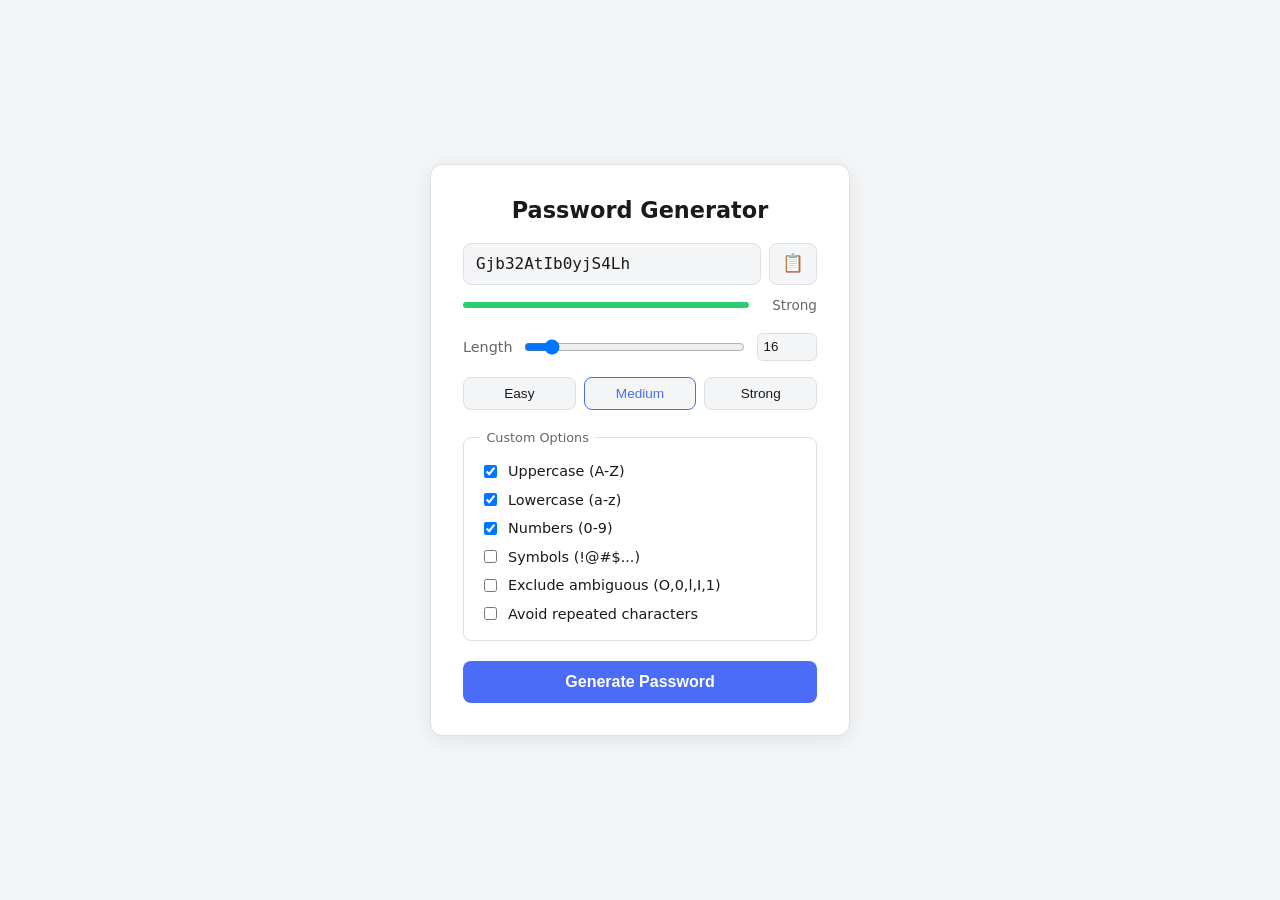
<file: pwgenerator/index.html>
<!DOCTYPE html>
<html lang="en">
<head>
<meta charset="UTF-8">
<meta name="viewport" content="width=device-width, initial-scale=1.0">
<title>Password Generator</title>
<link rel="stylesheet" href="style.css">
</head>
<body>

  <main class="card">
    <h1>Password Generator</h1>

    <div class="output-row">
      <input type="text" id="passwordOutput" readonly aria-label="Generated password">
      <button id="copyBtn" title="Copy to clipboard">📋</button>
    </div>

    <div class="strength-row">
      <div class="strength-bar" id="strengthBar"></div>
      <span id="strengthLabel">—</span>
    </div>

    <div class="option-row">
      <label for="lengthInput">Length</label>
      <input type="range" id="lengthSlider" min="4" max="128" value="16">
      <input type="number" id="lengthInput" min="4" max="128" value="16">
    </div>

    <div class="preset-row">
      <button class="preset-btn" data-preset="easy">Easy</button>
      <button class="preset-btn" data-preset="medium">Medium</button>
      <button class="preset-btn" data-preset="strong">Strong</button>
    </div>

    <fieldset class="options">
      <legend>Custom Options</legend>
      <label><input type="checkbox" id="optUpper" checked> Uppercase (A-Z)</label>
      <label><input type="checkbox" id="optLower" checked> Lowercase (a-z)</label>
      <label><input type="checkbox" id="optNumbers" checked> Numbers (0-9)</label>
      <label><input type="checkbox" id="optSymbols"> Symbols (!@#$...)</label>
      <label><input type="checkbox" id="optExcludeAmbiguous"> Exclude ambiguous (O,0,l,I,1)</label>
      <label><input type="checkbox" id="optNoRepeat"> Avoid repeated characters</label>
    </fieldset>

    <button id="generateBtn" class="generate-btn">Generate Password</button>
  </main>

  <script src="script.js"></script>
</body>
</html>
</file>
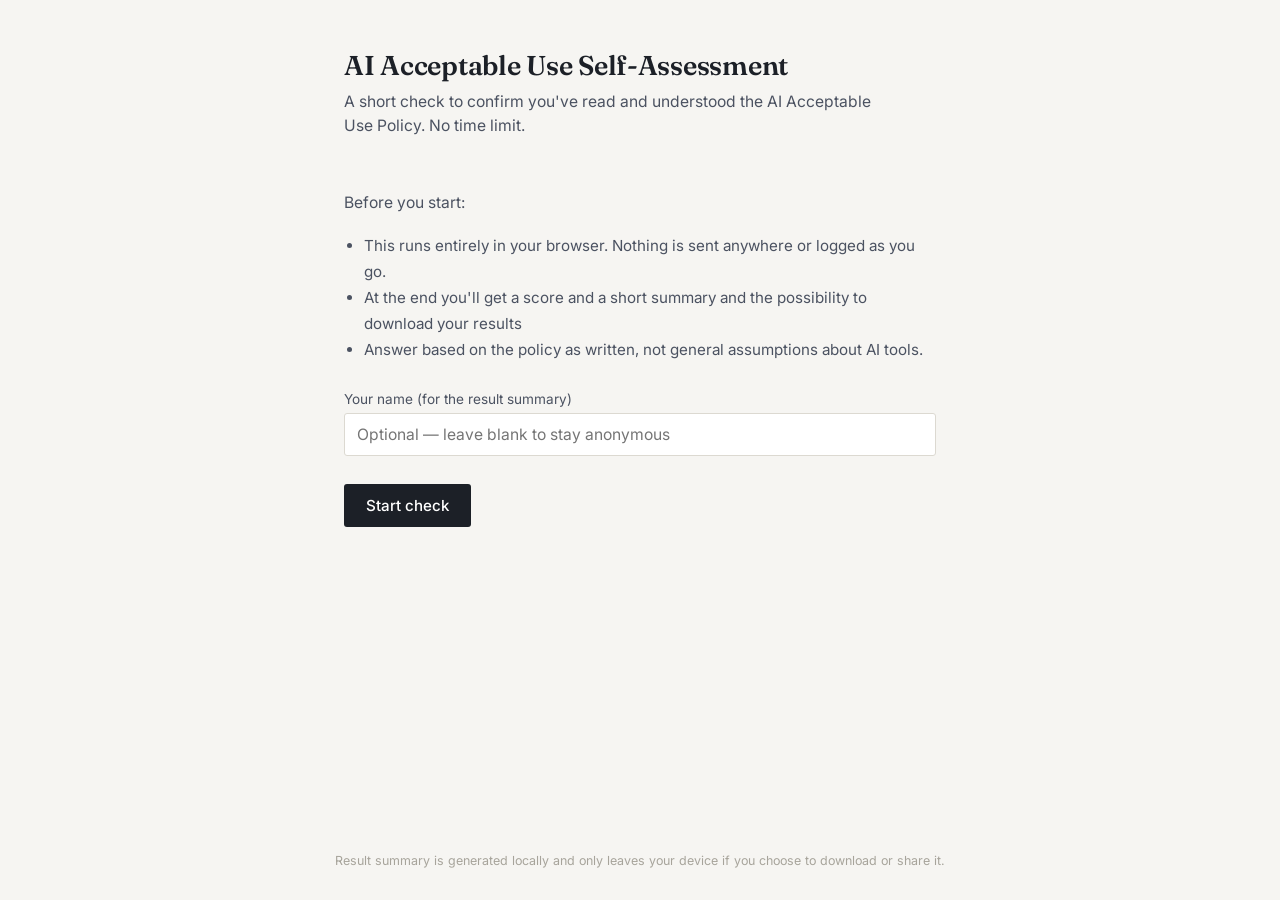
<file: questionnaire/index.html>
<!DOCTYPE html>
<html lang="en">
<head>
<meta charset="UTF-8">
<meta name="viewport" content="width=device-width, initial-scale=1.0">
<title>AI Acceptable Use Self-Assessment</title>
<meta name="robots" content="noindex">
<link rel="stylesheet" href="styles.css">
</head>
<body>

<div class="wrap">

  <header class="top">
    <h1>AI Acceptable Use Self-Assessment</h1>
    <p class="sub">A short check to confirm you've read and understood the AI Acceptable Use Policy. No time limit.</p>
  </header>

  <section id="start-screen" class="screen active">
    <p>Before you start:</p>
    <ul>
      <li>This runs entirely in your browser. Nothing is sent anywhere or logged as you go.</li>
      <li>At the end you'll get a score and a short summary and the possibility to download your results</li>
      <li>Answer based on the policy as written, not general assumptions about AI tools.</li>
    </ul>
    <div class="name-field">
      <label for="name-input">Your name (for the result summary)</label>
      <input type="text" id="name-input" placeholder="Optional — leave blank to stay anonymous" autocomplete="off">
    </div>
    <div class="actions">
      <button class="primary" id="start-btn">Start check</button>
    </div>
  </section>

  <section id="quiz-screen" class="screen">
    <div class="progress-rail"><div class="progress-fill" id="progress-fill"></div></div>
    <div class="progress-label" id="progress-label"></div>

    <div class="q-num" id="q-num"></div>
    <p class="q-text" id="q-text"></p>
    <div class="options" id="options"></div>

    <div class="feedback" id="feedback"></div>

    <div class="actions">
      <button class="primary" id="next-btn" disabled>Next</button>
    </div>
  </section>

  <section id="results-screen" class="screen">
    <h1 style="font-size:1.3rem;">Result</h1>
    <div class="score-block">
      <p class="score-big" id="score-big"></p>
      <p class="score-caption" id="score-caption"></p>
      <span class="status-pill" id="status-pill"></span>
    </div>

    <div id="review-list" class="review-list"></div>

    <div class="actions">
      <button class="primary" id="download-btn">Download result summary</button>
      <button class="secondary" id="restart-btn">Retake</button>
    </div>
  </section>

</div>

<footer class="foot">Result summary is generated locally and only leaves your device if you choose to download or share it.</footer>

<script src="questions.js"></script>
<script src="app.js"></script>
</body>
</html>
</file>
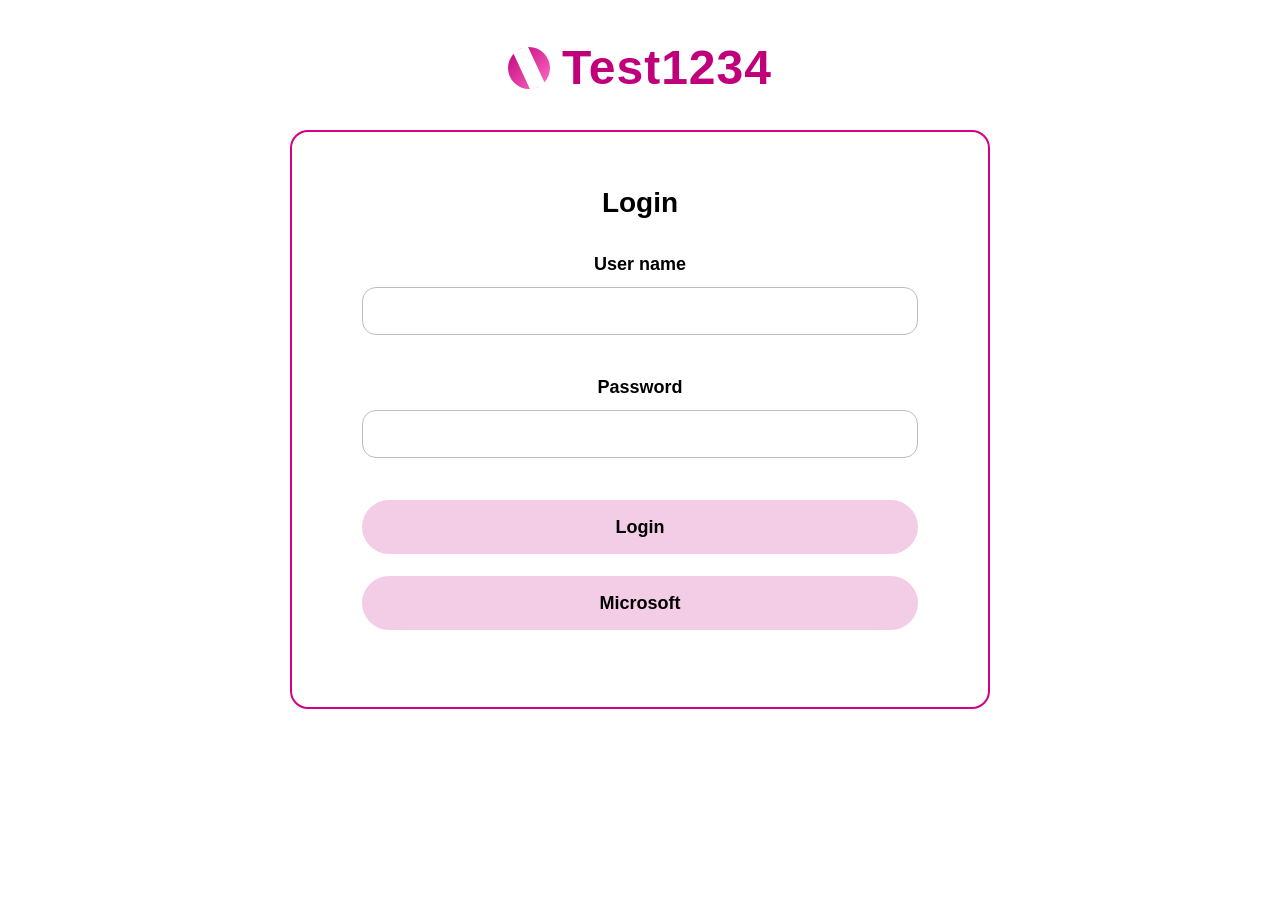
<file: customer/auth/index.html>
<!DOCTYPE html>
<html lang="en">
<head>
<meta charset="UTF-8">
<meta name="viewport" content="width=device-width, initial-scale=1.0">
<title>Test1234 Login</title>

<style>
* {
    margin: 0;
    padding: 0;
    box-sizing: border-box;
    font-family: Arial, Helvetica, sans-serif;
}

body {
    background: #ffffff;
    display: flex;
    flex-direction: column;
    align-items: center;
    min-height: 100vh;
    padding-top: 40px;
}

.logo {
    display: flex;
    align-items: center;
    gap: 12px;
    color: #c0007a;
    margin-bottom: 35px;
}

.logo-circle {
    width: 42px;
    height: 42px;
    border-radius: 50%;
    background: linear-gradient(135deg,#c0007a,#ff73c8);
    position: relative;
}

.logo-circle::after {
    content: "";
    position: absolute;
    width: 16px;
    height: 42px;
    background: white;
    left: 13px;
    transform: rotate(-25deg);
}

.logo h1 {
    font-size: 48px;
    font-weight: bold;
    letter-spacing: 1px;
}

.login-box {
    width: 700px;
    border: 2px solid #d60084;
    border-radius: 18px;
    padding: 55px 70px;
    background: white;
}

.login-box h2 {
    text-align: center;
    font-size: 28px;
    margin-bottom: 35px;
}

label {
    display: block;
    text-align: center;
    font-size: 18px;
    font-weight: bold;
    margin-bottom: 12px;
}

input {
    width: 100%;
    height: 48px;
    border-radius: 14px;
    border: 1px solid #bcbcbc;
    padding: 0 15px;
    font-size: 16px;
    margin-bottom: 42px;
}

button {
    width: 100%;
    height: 54px;
    border: none;
    border-radius: 30px;
    background: #f3cde6;
    color: black;
    font-size: 18px;
    font-weight: bold;
    cursor: pointer;
    margin-bottom: 22px;
    transition: 0.2s;
}

button:hover {
    background: #ebbadb;
}

@media (max-width: 800px) {
    .login-box {
        width: 92%;
        padding: 35px;
    }

    .logo h1 {
        font-size: 36px;
    }
}
</style>
</head>

<body>

<div class="logo">
    <div class="logo-circle"></div>
    <h1>Test1234</h1>
</div>

<div class="login-box">

    <h2>Login</h2>

    <form>

        <label for="username">User name</label>
        <input
            type="text"
            id="username"
            name="username"
            placeholder=""
        >

        <label for="password">Password</label>
        <input
            type="password"
            id="password"
            name="password"
            placeholder=""
        >

        <button type="submit">Login</button>

        <button type="button">Microsoft</button>

    </form>

</div>

</body>
</html>
</file>
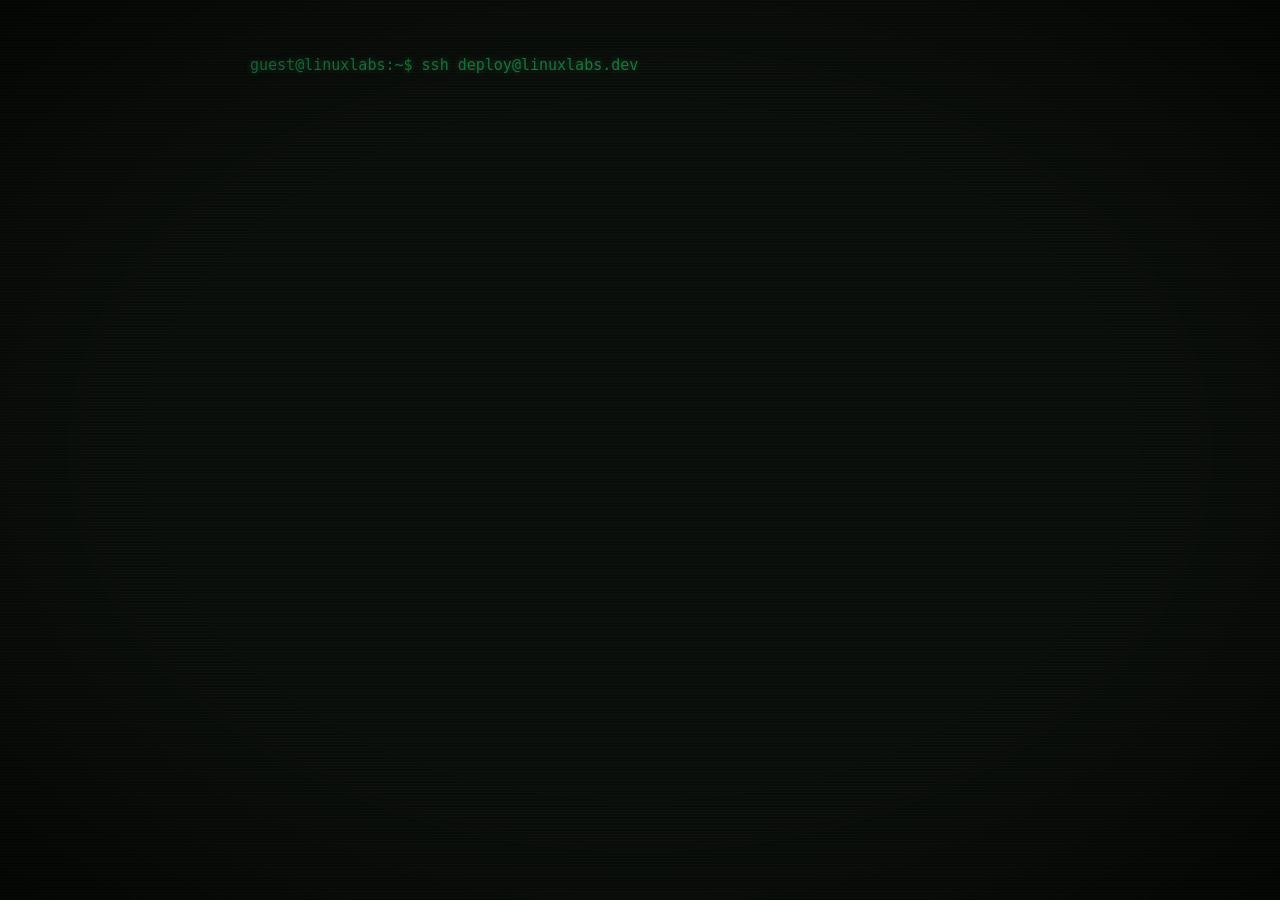
<file: index (1).html>
<!DOCTYPE html>
<html lang="en">
<head>
<meta charset="UTF-8">
<meta name="viewport" content="width=device-width, initial-scale=1.0">
<title>linuxlabs.dev</title>
<meta name="description" content="linuxlabs.dev — coming soon.">
<style>
  :root {
    --bg: #0a0e0a;
    --fg: #3ef07a;
    --fg-dim: #1f7a42;
    --fg-bright: #8dffb0;
    --amber: #f0b13e;
    --err: #f04e4e;
    --font: "JetBrains Mono", "Fira Code", "SFMono-Regular", Consolas, Menlo, monospace;
  }

  * { box-sizing: border-box; }

  html, body {
    margin: 0;
    padding: 0;
    background: var(--bg);
    color: var(--fg);
    font-family: var(--font);
    height: 100%;
  }

  body {
    display: flex;
    align-items: flex-start;
    justify-content: center;
    min-height: 100vh;
    padding: 6vh 20px 10vh;
  }

  /* subtle CRT scanline + vignette, static (no motion) */
  body::before {
    content: "";
    position: fixed;
    inset: 0;
    pointer-events: none;
    background:
      repeating-linear-gradient(
        to bottom,
        rgba(255, 255, 255, 0.02) 0px,
        rgba(255, 255, 255, 0.02) 1px,
        transparent 1px,
        transparent 3px
      );
    z-index: 2;
  }

  body::after {
    content: "";
    position: fixed;
    inset: 0;
    pointer-events: none;
    background: radial-gradient(ellipse at center, transparent 55%, rgba(0,0,0,0.55) 100%);
    z-index: 3;
  }

  .term {
    width: 100%;
    max-width: 780px;
    font-size: 14px;
    line-height: 1.55;
    text-shadow: 0 0 6px rgba(62, 240, 122, 0.35);
  }

  @media (min-width: 640px) {
    .term { font-size: 15px; }
  }

  .line {
    white-space: pre-wrap;
    word-break: break-word;
    opacity: 0;
    animation: reveal 0.01s forwards;
  }

  @keyframes reveal { to { opacity: 1; } }

  .prompt { color: var(--fg-dim); }
  .ok { color: var(--fg-bright); }
  .warn { color: var(--amber); }
  .dim { color: var(--fg-dim); }
  .bright { color: var(--fg-bright); }

  .neofetch {
    display: flex;
    gap: 28px;
    margin: 18px 0 22px;
    flex-wrap: wrap;
  }

  .neofetch pre {
    margin: 0;
    color: var(--fg);
    font-size: 12px;
    line-height: 1.15;
    flex-shrink: 0;
    opacity: 0;
  }

  .neofetch .info {
    font-size: 13px;
    min-width: 220px;
  }

  .neofetch .info div { margin-bottom: 2px; }
  .neofetch .key { color: var(--fg-bright); }

  .swatches {
    display: flex;
    gap: 4px;
    margin-top: 8px;
  }
  .swatches span {
    width: 16px;
    height: 12px;
    display: inline-block;
  }

  .coming-soon {
    margin-top: 28px;
    font-size: 20px;
  }

  @media (min-width: 640px) {
    .coming-soon { font-size: 24px; }
  }

  .cursor {
    display: inline-block;
    width: 0.55em;
    height: 1em;
    background: var(--fg-bright);
    vertical-align: -0.15em;
    margin-left: 2px;
    animation: blink 1s steps(1) infinite;
  }

  @keyframes blink {
    0%, 49% { opacity: 1; }
    50%, 100% { opacity: 0; }
  }

  .footer {
    margin-top: 32px;
    color: var(--fg-dim);
    font-size: 12px;
  }

  .footer a {
    color: var(--fg-dim);
    text-decoration: underline;
    text-decoration-color: var(--fg-dim);
  }
  .footer a:hover { color: var(--fg-bright); text-decoration-color: var(--fg-bright); }

  ::selection { background: var(--fg); color: var(--bg); }

  @media (prefers-reduced-motion: reduce) {
    .cursor { animation: none; opacity: 1; }
  }
</style>
</head>
<body>
<div class="term" id="term" role="log" aria-live="polite"></div>

<script>
(function () {
  const term = document.getElementById('term');

  const tux = `      .--.
     |o_o |
     |:_/ |
    //   \\ \\
   (|     | )
  /'\\_   _/\`\\
  \\___)=(___/`;

  // Sequential boot lines: [text, className, delayAfterMs]
  const bootLines = [
    ['guest@linuxlabs:~$ ssh deploy@linuxlabs.dev', 'prompt', 500],
    ['Connecting to linuxlabs.dev (0.0.0.0)...', 'dim', 350],
    ['Authenticating with public key... accepted', 'ok', 300],
    ['Welcome to linuxlabs.dev', 'bright', 250],
    ['Last login: never', 'dim', 400],
    ['', 'dim', 100],
    ['guest@linuxlabs:~$ neofetch', 'prompt', 600],
  ];

  const footerLines = [
    ['', 'dim', 100],
    ['guest@linuxlabs:~$ cat status.txt', 'prompt', 500],
  ];

  let idx = 0;

  function typeLine(text, cls, done) {
    const el = document.createElement('div');
    el.className = 'line ' + cls;
    term.appendChild(el);

    if (text === '') { el.innerHTML = '&nbsp;'; done(); return; }

    let i = 0;
    const speed = 14;
    function step() {
      el.textContent = text.slice(0, i);
      i++;
      if (i <= text.length) {
        setTimeout(step, speed);
      } else {
        done();
      }
    }
    step();
  }

  function runBoot() {
    if (idx >= bootLines.length) {
      renderNeofetch();
      return;
    }
    const [text, cls, delay] = bootLines[idx];
    idx++;
    typeLine(text, cls, () => setTimeout(runBoot, delay));
  }

  function renderNeofetch() {
    const wrap = document.createElement('div');
    wrap.className = 'neofetch';

    const pre = document.createElement('pre');
    pre.textContent = tux;
    pre.style.opacity = '1';

    const info = document.createElement('div');
    info.className = 'info';
    info.style.opacity = '1';
    info.innerHTML = `
      <div><span class="key">guest</span><span class="dim">@</span><span class="key">linuxlabs.dev</span></div>
      <div class="dim">-----------------------</div>
      <div><span class="key">OS:</span> Status: Unindexed</div>
      <div><span class="key">Host:</span> GitHub Pages</div>
      <div><span class="key">Kernel:</span> 0.0.1-pre-alpha</div>
      <div><span class="key">Uptime:</span> just booted</div>
      <div><span class="key">Packages:</span> 0 installed</div>
      <div><span class="key">Shell:</span> /bin/patience</div>
      <div><span class="key">Resolution:</span> your imagination</div>
      <div><span class="key">DE:</span> none yet</div>
      <div><span class="key">Terminal:</span> you're looking at it</div>
      <div class="swatches">
        <span style="background:#3ef07a"></span>
        <span style="background:#8dffb0"></span>
        <span style="background:#1f7a42"></span>
        <span style="background:#f0b13e"></span>
        <span style="background:#f04e4e"></span>
        <span style="background:#0a0e0a;border:1px solid #1f7a42"></span>
      </div>
    `;

    wrap.appendChild(pre);
    wrap.appendChild(info);
    term.appendChild(wrap);

    runFooter();
  }

  let fIdx = 0;
  function runFooter() {
    if (fIdx >= footerLines.length) {
      renderComingSoon();
      return;
    }
    const [text, cls, delay] = footerLines[fIdx];
    fIdx++;
    typeLine(text, cls, () => setTimeout(runFooter, delay));
  }

  function renderComingSoon() {
    const csWrap = document.createElement('div');
    csWrap.className = 'line coming-soon bright';
    term.appendChild(csWrap);

    const text = 'Coming soon.';
    let i = 0;
    const speed = 55;
    function step() {
      csWrap.innerHTML = text.slice(0, i) + '<span class="cursor"></span>';
      i++;
      if (i <= text.length) {
        setTimeout(step, speed);
      } else {
        finish();
      }
    }
    step();
  }

  function finish() {
    const footer = document.createElement('div');
    footer.className = 'footer';
    footer.style.opacity = '1';
    footer.innerHTML = `linuxlabs.dev &middot; built in the open &middot; <a href="https://github.com/intxdevnull" target="_blank" rel="noopener">github.com/intxdevnull</a>`;
    term.appendChild(footer);
  }

  runBoot();
})();
</script>
</body>
</html>
</file>
<file: gta6/style.css>
/* ==========================================================================
   GTA VI Countdown — Stylesheet
   Palette:
     --void      #0a0512  (near-black background)
     --deep      #1a0b2e  (deep purple)
     --pink      #ff2d95  (neon pink)
     --violet    #7b2ff7  (neon violet)
     --orange    #ff6b35  (sunset orange)
     --gold      #ffb347  (warm gold)
     --paper     #fdf4ff  (off-white text)
   ========================================================================== */

:root {
  --void: #0a0512;
  --deep: #1a0b2e;
  --pink: #ff2d95;
  --violet: #7b2ff7;
  --orange: #ff6b35;
  --gold: #ffb347;
  --paper: #fdf4ff;
  --paper-dim: rgba(253, 244, 255, 0.68);

  --font-display: 'Anton', 'Arial Narrow', sans-serif;
  --font-body: 'Rajdhani', 'Segoe UI', sans-serif;

  color-scheme: dark;
}

* {
  box-sizing: border-box;
}

html {
  scroll-behavior: smooth;
}

body {
  margin: 0;
  min-height: 100vh;
  background: var(--void);
  color: var(--paper);
  font-family: var(--font-body);
  font-weight: 500;
  -webkit-font-smoothing: antialiased;
  overflow-x: hidden;
}

@media (prefers-reduced-motion: reduce) {
  *, *::before, *::after {
    animation-duration: 0.001ms !important;
    animation-iteration-count: 1 !important;
    transition-duration: 0.001ms !important;
    scroll-behavior: auto !important;
  }
}

/* --------------------------------------------------------------------------
   Background scene — pure CSS sunset + synthwave horizon, no external assets
   -------------------------------------------------------------------------- */

.scene {
  position: fixed;
  inset: 0;
  z-index: 0;
  overflow: hidden;
  background:
    radial-gradient(120% 90% at 50% 8%, #3a1152 0%, transparent 55%),
    linear-gradient(180deg, #2a0e46 0%, #150a2e 38%, #0a0512 70%, #060309 100%);
}

.scene__sun {
  position: absolute;
  top: 6%;
  left: 50%;
  width: min(60vw, 620px);
  height: min(60vw, 620px);
  transform: translateX(-50%);
  border-radius: 50%;
  background: radial-gradient(circle at 50% 45%,
      var(--gold) 0%,
      var(--orange) 35%,
      var(--pink) 62%,
      rgba(255, 45, 149, 0) 72%);
  filter: blur(1px);
  opacity: 0.85;
  animation: sun-pulse 8s ease-in-out infinite;
}

@keyframes sun-pulse {
  0%, 100% { opacity: 0.8; transform: translateX(-50%) scale(1); }
  50%      { opacity: 0.95; transform: translateX(-50%) scale(1.03); }
}

.scene__grid {
  position: absolute;
  left: 0;
  right: 0;
  bottom: 0;
  height: 60%;
  background-image:
    linear-gradient(to top, rgba(10, 5, 18, 1) 0%, rgba(10, 5, 18, 0) 55%),
    repeating-linear-gradient(to right, rgba(255, 45, 149, 0.35) 0 2px, transparent 2px 80px),
    repeating-linear-gradient(to top, rgba(123, 47, 247, 0.35) 0 1px, transparent 1px 60px);
  -webkit-mask-image: linear-gradient(to top, black 0%, black 55%, transparent 100%);
          mask-image: linear-gradient(to top, black 0%, black 55%, transparent 100%);
  transform: perspective(300px) rotateX(55deg);
  transform-origin: bottom;
  opacity: 0.55;
}

.scene__noise {
  position: absolute;
  inset: 0;
  opacity: 0.05;
  mix-blend-mode: overlay;
  background-image: url("data:image/svg+xml,%3Csvg xmlns='http://www.w3.org/2000/svg' width='120' height='120'%3E%3Cfilter id='n'%3E%3CfeTurbulence type='fractalNoise' baseFrequency='0.9' numOctaves='2' stitchTiles='stitch'/%3E%3C/filter%3E%3Crect width='100%25' height='100%25' filter='url(%23n)'/%3E%3C/svg%3E");
}

/* --------------------------------------------------------------------------
   Layout
   -------------------------------------------------------------------------- */

.page {
  position: relative;
  z-index: 1;
  min-height: 100vh;
  display: flex;
  flex-direction: column;
}

.hero {
  flex: 1;
  display: flex;
  flex-direction: column;
  align-items: center;
  text-align: center;
  padding: clamp(2rem, 6vh, 4.5rem) 1.25rem 2rem;
}

/* --------------------------------------------------------------------------
   Title block
   -------------------------------------------------------------------------- */

.hero__kicker {
  margin: 0 0 1.25rem;
  font-family: var(--font-body);
  font-weight: 600;
  font-size: 0.85rem;
  letter-spacing: 0.14em;
  color: var(--paper-dim);
}

.hero__title {
  margin: 0;
  line-height: 0.9;
  display: flex;
  flex-direction: column;
  align-items: center;
  gap: 0.35rem;
}

.hero__title-sub {
  font-family: var(--font-body);
  font-weight: 700;
  font-size: clamp(0.95rem, 2.4vw, 1.5rem);
  letter-spacing: 0.5em;
  padding-left: 0.5em; /* optically balance the tracking */
  color: var(--paper);
}

.hero__title-main {
  font-family: var(--font-display);
  font-weight: 400;
  font-size: clamp(4.5rem, 20vw, 12rem);
  letter-spacing: 0.02em;
  background: linear-gradient(180deg, var(--gold) 0%, var(--orange) 32%, var(--pink) 62%, var(--violet) 100%);
  -webkit-background-clip: text;
  background-clip: text;
  color: transparent;
  filter: drop-shadow(0 0 40px rgba(255, 45, 149, 0.35));
}

.hero__subtitle {
  margin: 1rem 0 3rem;
  font-size: clamp(1rem, 2vw, 1.25rem);
  font-weight: 600;
  color: var(--paper-dim);
  letter-spacing: 0.02em;
}

/* --------------------------------------------------------------------------
   Countdown
   -------------------------------------------------------------------------- */

.countdown {
  display: flex;
  align-items: center;
  justify-content: center;
  gap: clamp(0.5rem, 2vw, 1.25rem);
  flex-wrap: nowrap;
  width: 100%;
}

.countdown__unit {
  display: flex;
  flex-direction: column;
  align-items: center;
  justify-content: center;
  width: clamp(4.4rem, 20vw, 8rem);
  padding: clamp(0.9rem, 2.5vw, 1.6rem) 0.25rem;
  border-radius: 1rem;
  background: linear-gradient(180deg, rgba(255, 255, 255, 0.07), rgba(255, 255, 255, 0.02));
  border: 1px solid rgba(255, 45, 149, 0.25);
  backdrop-filter: blur(14px);
  -webkit-backdrop-filter: blur(14px);
  box-shadow:
    0 0 0 1px rgba(255, 255, 255, 0.03) inset,
    0 20px 40px -20px rgba(123, 47, 247, 0.55);
  transition: border-color 0.3s ease, box-shadow 0.3s ease;
}

.countdown__unit:hover {
  border-color: rgba(255, 45, 149, 0.55);
  box-shadow:
    0 0 0 1px rgba(255, 255, 255, 0.05) inset,
    0 22px 46px -18px rgba(255, 45, 149, 0.55);
}

.countdown__value {
  font-family: var(--font-display);
  font-weight: 400;
  font-size: clamp(2.1rem, 8vw, 4rem);
  line-height: 1;
  font-variant-numeric: tabular-nums;
  color: var(--paper);
  text-shadow: 0 0 24px rgba(255, 179, 71, 0.35);
}

.countdown__label {
  margin-top: 0.5rem;
  font-size: clamp(0.6rem, 1.6vw, 0.8rem);
  font-weight: 600;
  letter-spacing: 0.08em;
  color: var(--paper-dim);
}

.countdown__sep {
  font-family: var(--font-display);
  font-size: clamp(1.5rem, 5vw, 3rem);
  color: rgba(255, 45, 149, 0.45);
  transform: translateY(-0.6rem);
}

/* Released state */

.released {
  padding: clamp(1.75rem, 4vw, 2.5rem) clamp(1.5rem, 6vw, 3.5rem);
  border-radius: 1.25rem;
  background: linear-gradient(180deg, rgba(255, 255, 255, 0.08), rgba(255, 255, 255, 0.02));
  border: 1px solid rgba(255, 179, 71, 0.4);
  box-shadow: 0 25px 60px -25px rgba(255, 107, 53, 0.6);
}

.released__headline {
  margin: 0;
  font-family: var(--font-display);
  font-size: clamp(1.9rem, 7vw, 3.4rem);
  letter-spacing: 0.02em;
  background: linear-gradient(90deg, var(--gold), var(--pink));
  -webkit-background-clip: text;
  background-clip: text;
  color: transparent;
}

.released__sub {
  margin: 0.75rem 0 0;
  color: var(--paper-dim);
  font-weight: 600;
}

/* --------------------------------------------------------------------------
   Release date + progress
   -------------------------------------------------------------------------- */

.release-date {
  margin: 1.75rem 0 0.25rem;
  font-size: 1rem;
  font-weight: 600;
  color: var(--paper-dim);
}

.release-date time {
  color: var(--paper);
}

.release-date__zone {
  display: block;
  margin-top: 0.15rem;
  font-size: 0.8rem;
  font-weight: 500;
  color: rgba(253, 244, 255, 0.45);
}

.progress {
  width: min(480px, 84vw);
  margin: 2rem auto 0;
}

.progress__track {
  height: 8px;
  border-radius: 999px;
  background: rgba(255, 255, 255, 0.08);
  overflow: hidden;
  border: 1px solid rgba(255, 255, 255, 0.06);
}

.progress__fill {
  height: 100%;
  width: 0%;
  border-radius: 999px;
  background: linear-gradient(90deg, var(--violet), var(--pink), var(--orange));
  box-shadow: 0 0 16px rgba(255, 45, 149, 0.6);
  transition: width 0.6s ease;
}

.progress__label {
  margin: 0.65rem 0 0;
  font-size: 0.8rem;
  font-weight: 600;
  color: var(--paper-dim);
}

/* --------------------------------------------------------------------------
   Footer
   -------------------------------------------------------------------------- */

.site-footer {
  position: relative;
  z-index: 1;
  padding: 1.75rem 1.25rem 2.25rem;
  text-align: center;
  max-width: 46rem;
  margin: 0 auto;
}

.site-footer p {
  margin: 0 0 0.5rem;
  font-size: 0.78rem;
  line-height: 1.55;
  color: rgba(253, 244, 255, 0.42);
}

.site-footer__meta {
  color: rgba(253, 244, 255, 0.3) !important;
}

/* --------------------------------------------------------------------------
   Responsive tweaks
   -------------------------------------------------------------------------- */

@media (max-width: 480px) {
  .hero__title-sub {
    letter-spacing: 0.32em;
    padding-left: 0.32em;
  }

  .countdown {
    gap: 0.4rem;
  }

  .countdown__unit {
    width: 4.1rem;
    padding: 0.75rem 0.15rem;
    border-radius: 0.75rem;
  }
}

@media (min-width: 900px) {
  .hero {
    padding-top: 7vh;
  }
}
</file>
<file: pwgenerator/style.css>
:root {
  --bg: #f4f5f7;
  --card-bg: #ffffff;
  --text: #1a1a1a;
  --muted: #666;
  --border: #dcdfe4;
  --accent: #4a6cf7;
  --accent-hover: #3a5ce0;
  --weak: #e74c3c;
  --medium: #f1a208;
  --strong: #2ecc71;
}

@media (prefers-color-scheme: dark) {
  :root {
    --bg: #121317;
    --card-bg: #1c1e24;
    --text: #f0f0f0;
    --muted: #a0a0a0;
    --border: #33363f;
    --accent: #6f8dff;
    --accent-hover: #8199ff;
  }
}

* {
  box-sizing: border-box;
}

body {
  margin: 0;
  min-height: 100vh;
  display: flex;
  align-items: center;
  justify-content: center;
  background: var(--bg);
  color: var(--text);
  font-family: system-ui, -apple-system, "Segoe UI", Roboto, sans-serif;
  padding: 1rem;
}

.card {
  background: var(--card-bg);
  border: 1px solid var(--border);
  border-radius: 12px;
  padding: 2rem;
  width: 100%;
  max-width: 420px;
  box-shadow: 0 4px 20px rgba(0, 0, 0, 0.08);
}

h1 {
  font-size: 1.4rem;
  margin: 0 0 1.25rem;
  text-align: center;
}

.output-row {
  display: flex;
  gap: 0.5rem;
  margin-bottom: 0.75rem;
}

#passwordOutput {
  flex: 1;
  min-width: 0;
  padding: 0.65rem 0.75rem;
  font-size: 1rem;
  font-family: "SF Mono", Consolas, monospace;
  border: 1px solid var(--border);
  border-radius: 8px;
  background: var(--bg);
  color: var(--text);
}

#copyBtn {
  flex-shrink: 0;
  padding: 0.5rem 0.75rem;
  border: 1px solid var(--border);
  border-radius: 8px;
  background: var(--bg);
  cursor: pointer;
  font-size: 1.1rem;
}

#copyBtn:hover {
  border-color: var(--accent);
}

.strength-row {
  display: flex;
  align-items: center;
  gap: 0.75rem;
  margin-bottom: 1.25rem;
}

.strength-bar {
  flex: 1;
  height: 6px;
  border-radius: 3px;
  background: var(--border);
  transition: background 0.2s, width 0.2s;
}

.strength-bar.weak { background: var(--weak); width: 33%; }
.strength-bar.medium { background: var(--medium); width: 66%; }
.strength-bar.strong { background: var(--strong); width: 100%; }

#strengthLabel {
  font-size: 0.85rem;
  color: var(--muted);
  min-width: 3.5rem;
  text-align: right;
}

.option-row {
  display: flex;
  align-items: center;
  gap: 0.6rem;
  margin-bottom: 1rem;
}

.option-row label {
  font-size: 0.9rem;
  color: var(--muted);
}

.option-row input[type="range"] {
  flex: 1;
}

.option-row input[type="number"] {
  width: 60px;
  padding: 0.35rem;
  border: 1px solid var(--border);
  border-radius: 6px;
  background: var(--bg);
  color: var(--text);
}

.preset-row {
  display: flex;
  gap: 0.5rem;
  margin-bottom: 1.25rem;
}

.preset-btn {
  flex: 1;
  padding: 0.5rem;
  border: 1px solid var(--border);
  border-radius: 8px;
  background: var(--bg);
  color: var(--text);
  cursor: pointer;
  font-size: 0.85rem;
}

.preset-btn:hover,
.preset-btn.active {
  border-color: var(--accent);
  color: var(--accent);
}

.options {
  border: 1px solid var(--border);
  border-radius: 8px;
  padding: 0.75rem 1rem;
  margin: 0 0 1.25rem;
}

.options legend {
  font-size: 0.8rem;
  color: var(--muted);
  padding: 0 0.4rem;
}

.options label {
  display: flex;
  align-items: center;
  gap: 0.5rem;
  font-size: 0.9rem;
  padding: 0.3rem 0;
  cursor: pointer;
}

.generate-btn {
  width: 100%;
  padding: 0.75rem;
  font-size: 1rem;
  font-weight: 600;
  border: none;
  border-radius: 8px;
  background: var(--accent);
  color: #fff;
  cursor: pointer;
  transition: background 0.15s;
}

.generate-btn:hover {
  background: var(--accent-hover);
}

@media (max-width: 400px) {
  .card {
    padding: 1.25rem;
  }
}
</file>
<file: questionnaire/styles.css>
@import url('https://fonts.googleapis.com/css2?family=Fraunces:opsz,wght@9..144,400;9..144,600&family=Inter:wght@400;500;600&display=swap');

:root{
  --ink: #1c2027;
  --ink-soft: #4b5261;
  --paper: #f6f5f2;
  --panel: #ffffff;
  --line: #dcd9d1;
  --accent: #a8763e;
  --accent-ink: #6f4d27;
  --good: #3c6e52;
  --good-bg: #e7f0e9;
  --bad: #a3453a;
  --bad-bg: #f7e9e7;
  --radius: 3px;
}

*{ box-sizing: border-box; }

html, body{
  margin: 0;
  padding: 0;
  background: var(--paper);
  color: var(--ink);
  font-family: 'Inter', -apple-system, BlinkMacSystemFont, 'Segoe UI', sans-serif;
  -webkit-font-smoothing: antialiased;
}

body{
  min-height: 100vh;
  display: flex;
  flex-direction: column;
}

.wrap{
  flex: 1;
  width: 100%;
  max-width: 640px;
  margin: 0 auto;
  padding: 48px 24px 64px;
  display: flex;
  flex-direction: column;
}

header.top{
  margin-bottom: 36px;
}

h1{
  font-family: 'Fraunces', Georgia, serif;
  font-weight: 600;
  font-size: 1.7rem;
  line-height: 1.25;
  margin: 0 0 8px;
  letter-spacing: -0.01em;
}

.sub{
  color: var(--ink-soft);
  font-size: 0.98rem;
  line-height: 1.55;
  margin: 0;
  max-width: 54ch;
}


.progress-rail{
  height: 2px;
  background: var(--line);
  margin: 28px 0 0;
  position: relative;
  overflow: hidden;
}
.progress-fill{
  height: 100%;
  background: var(--accent);
  width: 0%;
  transition: width 0.35s ease;
}

.progress-label{
  margin-top: 10px;
  font-size: 0.82rem;
  color: var(--ink-soft);
  font-variant-numeric: tabular-nums;
}


.screen{ display: none; }
.screen.active{ display: block; }


#start-screen p{
  color: var(--ink-soft);
  line-height: 1.6;
  font-size: 0.98rem;
}
#start-screen ul{
  color: var(--ink-soft);
  line-height: 1.7;
  font-size: 0.95rem;
  padding-left: 20px;
  margin: 18px 0 28px;
}

.name-field{
  margin: 24px 0 8px;
}
.name-field label{
  display: block;
  font-size: 0.85rem;
  color: var(--ink-soft);
  margin-bottom: 6px;
}
.name-field input{
  width: 100%;
  padding: 11px 12px;
  border: 1px solid var(--line);
  border-radius: var(--radius);
  background: var(--panel);
  font-family: inherit;
  font-size: 0.98rem;
  color: var(--ink);
}
.name-field input:focus{
  outline: none;
  border-color: var(--accent);
}
.field-hint{
  font-size: 0.8rem;
  color: #8b8f99;
  margin: 6px 0 0;
}


.q-num{
  font-size: 0.85rem;
  color: var(--accent-ink);
  margin: 0 0 10px;
  font-variant-numeric: tabular-nums;
}

.q-text{
  font-family: 'Fraunces', Georgia, serif;
  font-size: 1.28rem;
  line-height: 1.45;
  font-weight: 400;
  margin: 0 0 26px;
  max-width: 58ch;
}

.options{
  display: flex;
  flex-direction: column;
  gap: 10px;
  margin-bottom: 8px;
}

.option{
  display: flex;
  align-items: flex-start;
  gap: 12px;
  padding: 14px 16px;
  border: 1px solid var(--line);
  border-radius: var(--radius);
  background: var(--panel);
  cursor: pointer;
  text-align: left;
  font-family: inherit;
  font-size: 0.98rem;
  line-height: 1.5;
  color: var(--ink);
  transition: border-color 0.15s ease, background 0.15s ease;
}
.option:hover{ border-color: #b9b3a6; }
.option:focus-visible{
  outline: 2px solid var(--accent);
  outline-offset: 2px;
}

.option .marker{
  flex: none;
  width: 20px;
  height: 20px;
  border-radius: 50%;
  border: 1.5px solid var(--line);
  margin-top: 1px;
  position: relative;
}

.option.selected{
  border-color: var(--accent);
  background: #fbf6ee;
}
.option.selected .marker{ border-color: var(--accent); }
.option.selected .marker::after{
  content: "";
  position: absolute;
  inset: 4px;
  border-radius: 50%;
  background: var(--accent);
}

.option[disabled]{ cursor: default; }

.option.correct{
  border-color: var(--good);
  background: var(--good-bg);
}
.option.correct .marker{ border-color: var(--good); }
.option.correct .marker::after{
  content: "";
  position: absolute;
  inset: 4px;
  border-radius: 50%;
  background: var(--good);
}

.option.incorrect{
  border-color: var(--bad);
  background: var(--bad-bg);
}
.option.incorrect .marker::after{
  content: "";
  position: absolute;
  inset: 4px;
  border-radius: 50%;
  background: var(--bad);
}

.feedback{
  margin-top: 18px;
  padding: 14px 16px;
  border-radius: var(--radius);
  font-size: 0.92rem;
  line-height: 1.55;
  display: none;
}
.feedback.show{ display: block; }
.feedback.good{ background: var(--good-bg); color: #2c5140; }
.feedback.bad{ background: var(--bad-bg); color: #7d332a; }
.feedback strong{ display: block; margin-bottom: 4px; font-weight: 600; }

/* buttons */
.actions{
  margin-top: 28px;
  display: flex;
  gap: 12px;
}

button.primary{
  appearance: none;
  border: none;
  background: var(--ink);
  color: #fff;
  padding: 12px 22px;
  border-radius: var(--radius);
  font-family: inherit;
  font-size: 0.95rem;
  font-weight: 500;
  cursor: pointer;
  transition: background 0.15s ease;
}
button.primary:hover{ background: #343944; }
button.primary:disabled{
  background: #c9c6bf;
  cursor: not-allowed;
}

button.secondary{
  appearance: none;
  border: 1px solid var(--line);
  background: transparent;
  color: var(--ink);
  padding: 12px 22px;
  border-radius: var(--radius);
  font-family: inherit;
  font-size: 0.95rem;
  font-weight: 500;
  cursor: pointer;
}
button.secondary:hover{ border-color: #b9b3a6; }


.score-block{
  border: 1px solid var(--line);
  border-radius: var(--radius);
  padding: 28px;
  text-align: left;
  margin: 8px 0 28px;
  background: var(--panel);
}
.score-big{
  font-family: 'Fraunces', Georgia, serif;
  font-size: 3rem;
  line-height: 1;
  margin: 0 0 6px;
  letter-spacing: -0.01em;
}
.score-caption{
  color: var(--ink-soft);
  font-size: 0.95rem;
  margin: 0;
}
.status-pill{
  display: inline-block;
  margin-top: 14px;
  padding: 5px 12px;
  border-radius: 20px;
  font-size: 0.82rem;
  font-weight: 500;
}
.status-pill.pass{ background: var(--good-bg); color: #2c5140; }
.status-pill.fail{ background: var(--bad-bg); color: #7d332a; }

.review-item{
  border-top: 1px solid var(--line);
  padding: 18px 0;
}
.review-item:first-child{ border-top: none; }
.review-q{
  font-size: 0.95rem;
  margin: 0 0 8px;
  color: var(--ink);
}
.review-answer{
  font-size: 0.88rem;
  line-height: 1.55;
  color: var(--ink-soft);
  margin: 0 0 4px;
}
.review-answer.wrong{ color: var(--bad); }
.review-answer.right{ color: var(--good); }
.review-explain{
  font-size: 0.86rem;
  line-height: 1.55;
  color: var(--ink-soft);
  margin: 6px 0 0;
}

.review-list{ margin-top: 8px; }

footer.foot{
  text-align: center;
  color: #a7a49b;
  font-size: 0.78rem;
  padding: 20px 24px 32px;
}

@media (max-width: 480px){
  .wrap{ padding: 32px 18px 48px; }
  h1{ font-size: 1.4rem; }
  .q-text{ font-size: 1.12rem; }
  .score-big{ font-size: 2.4rem; }
  .actions{ flex-direction: column; }
  button.primary, button.secondary{ width: 100%; }
}
</file>
